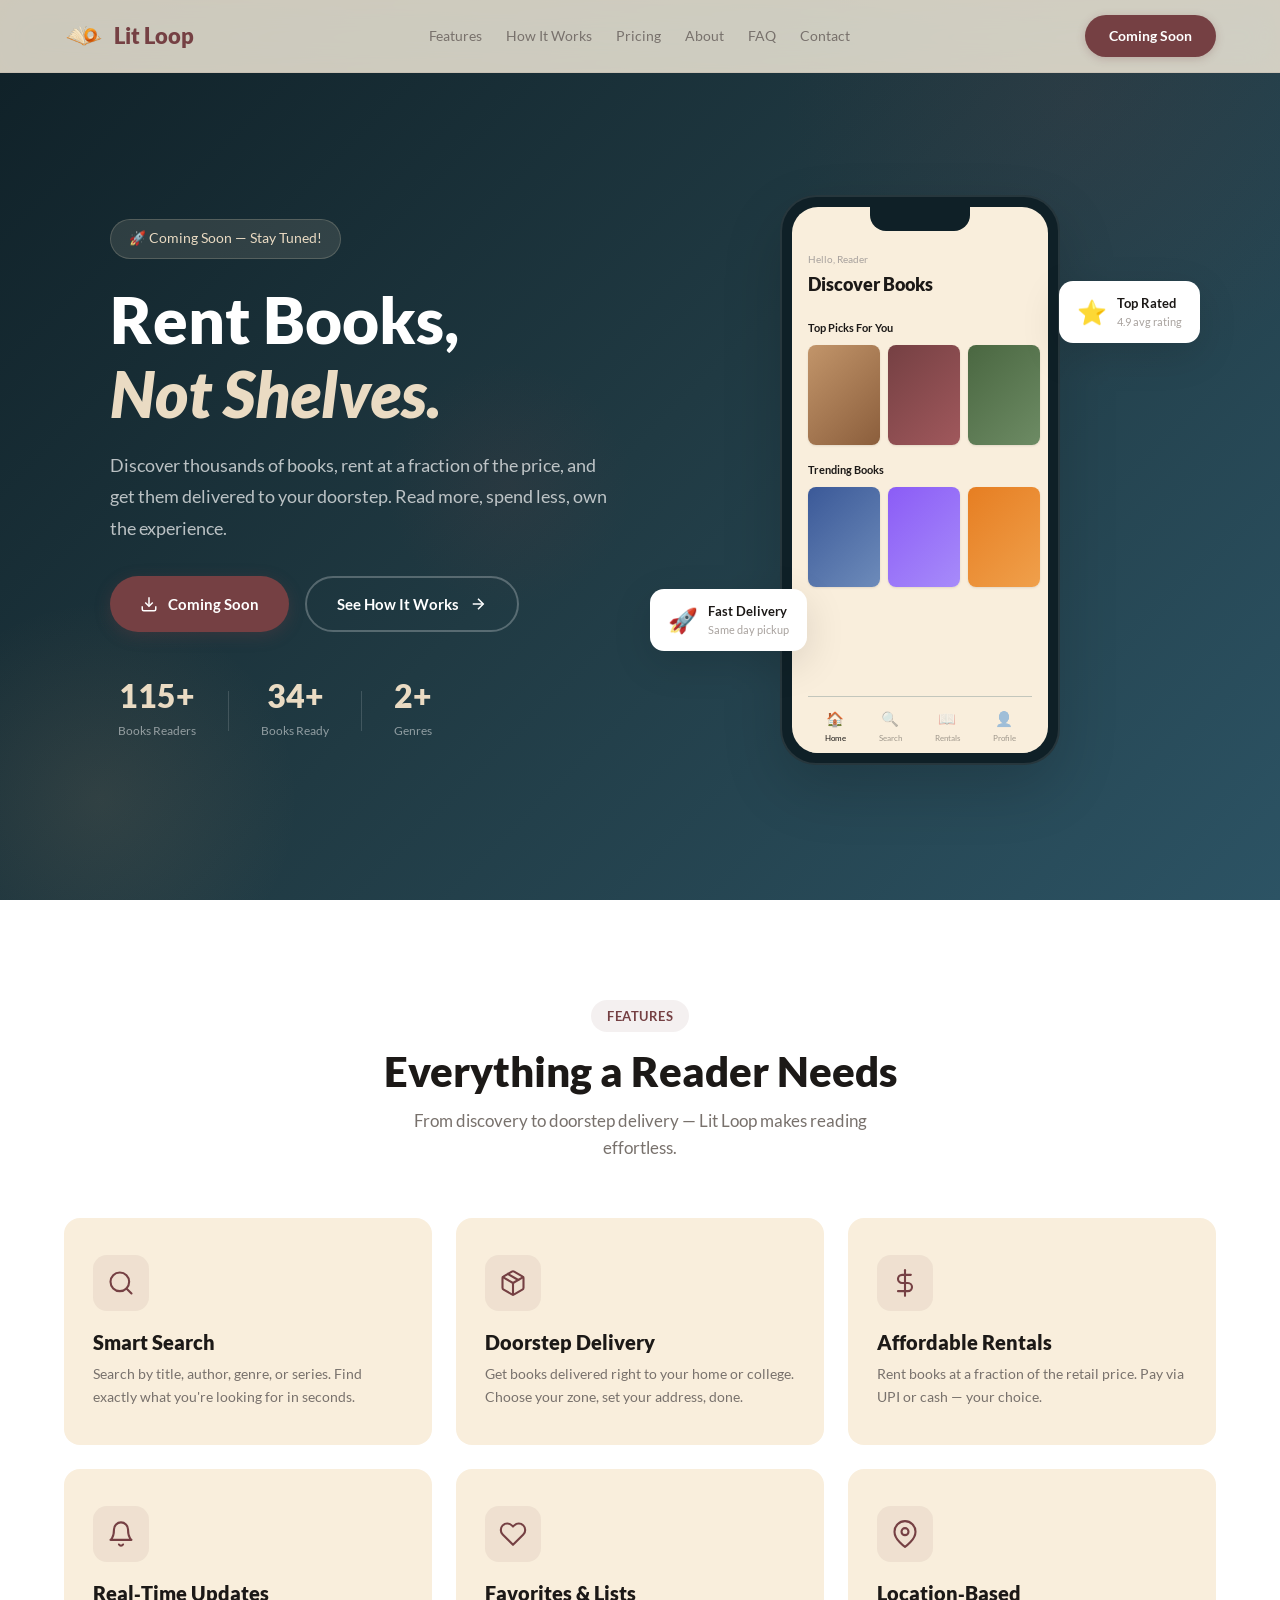
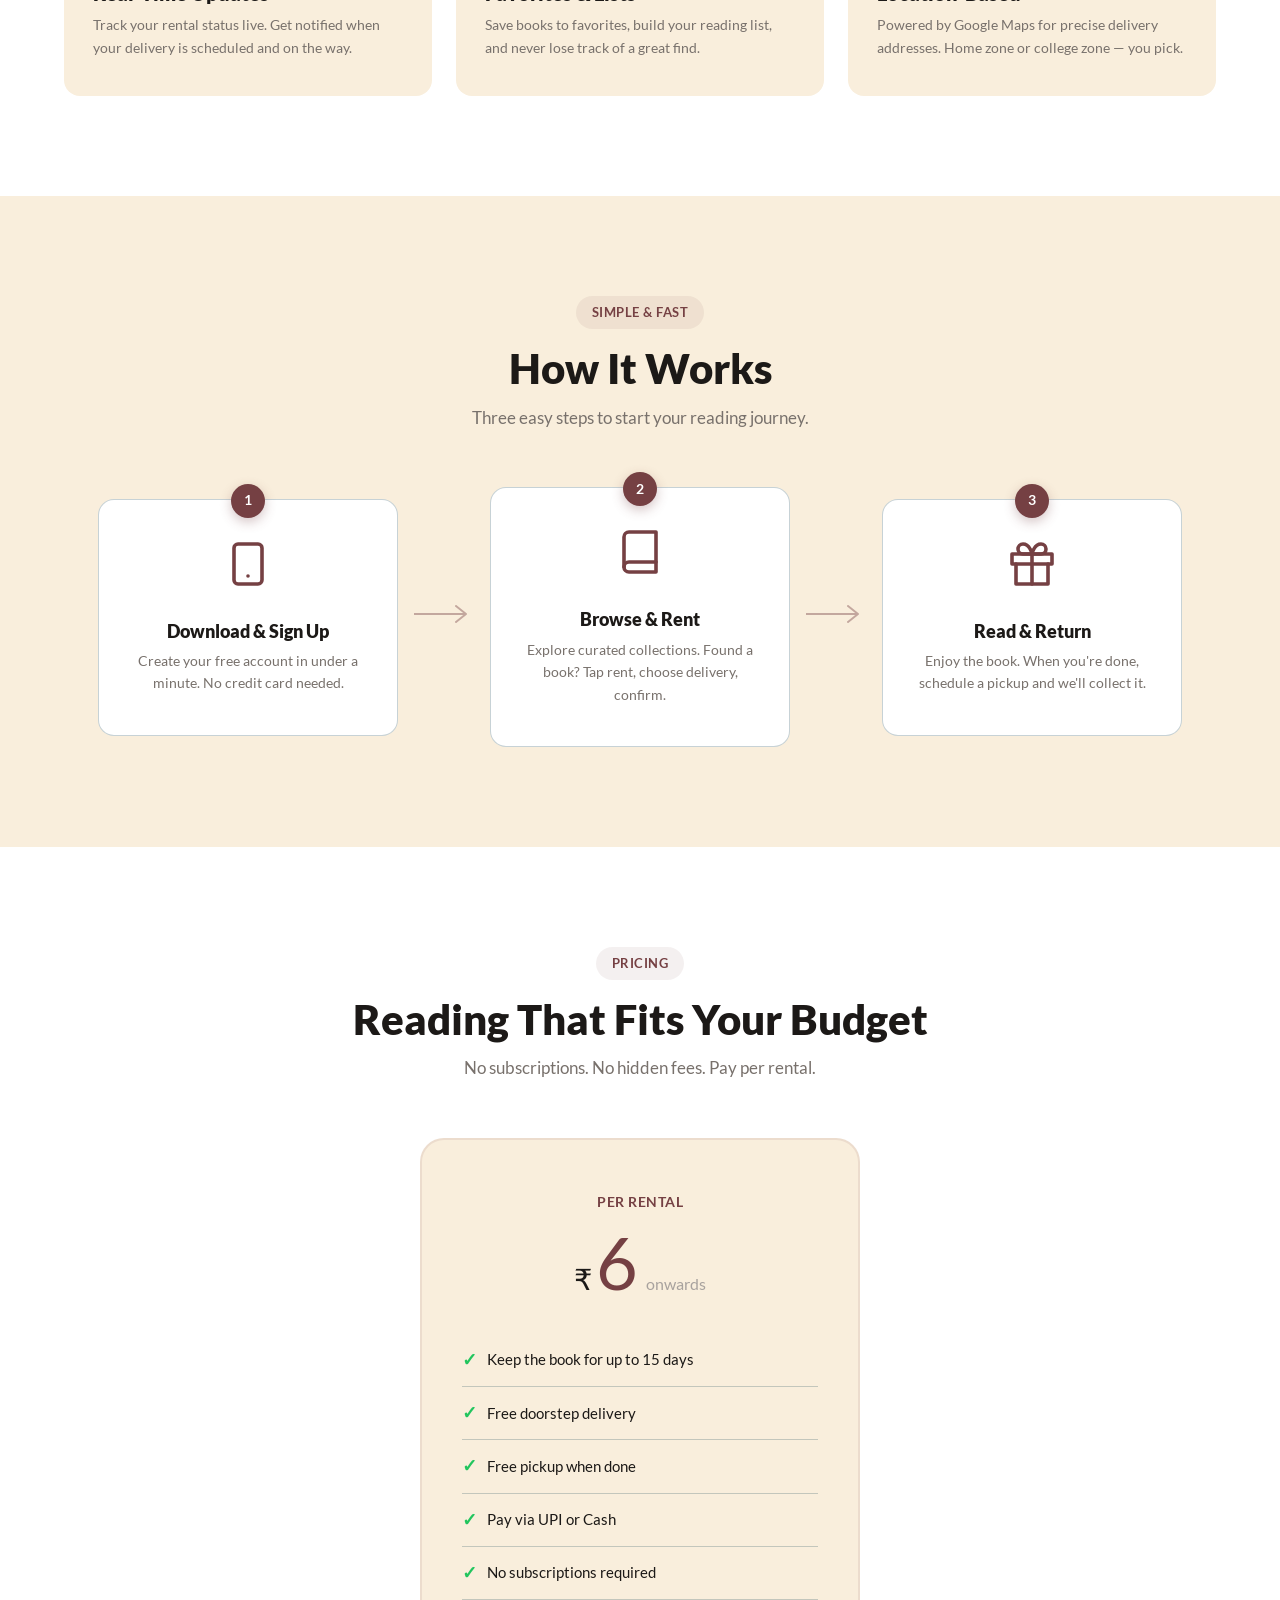
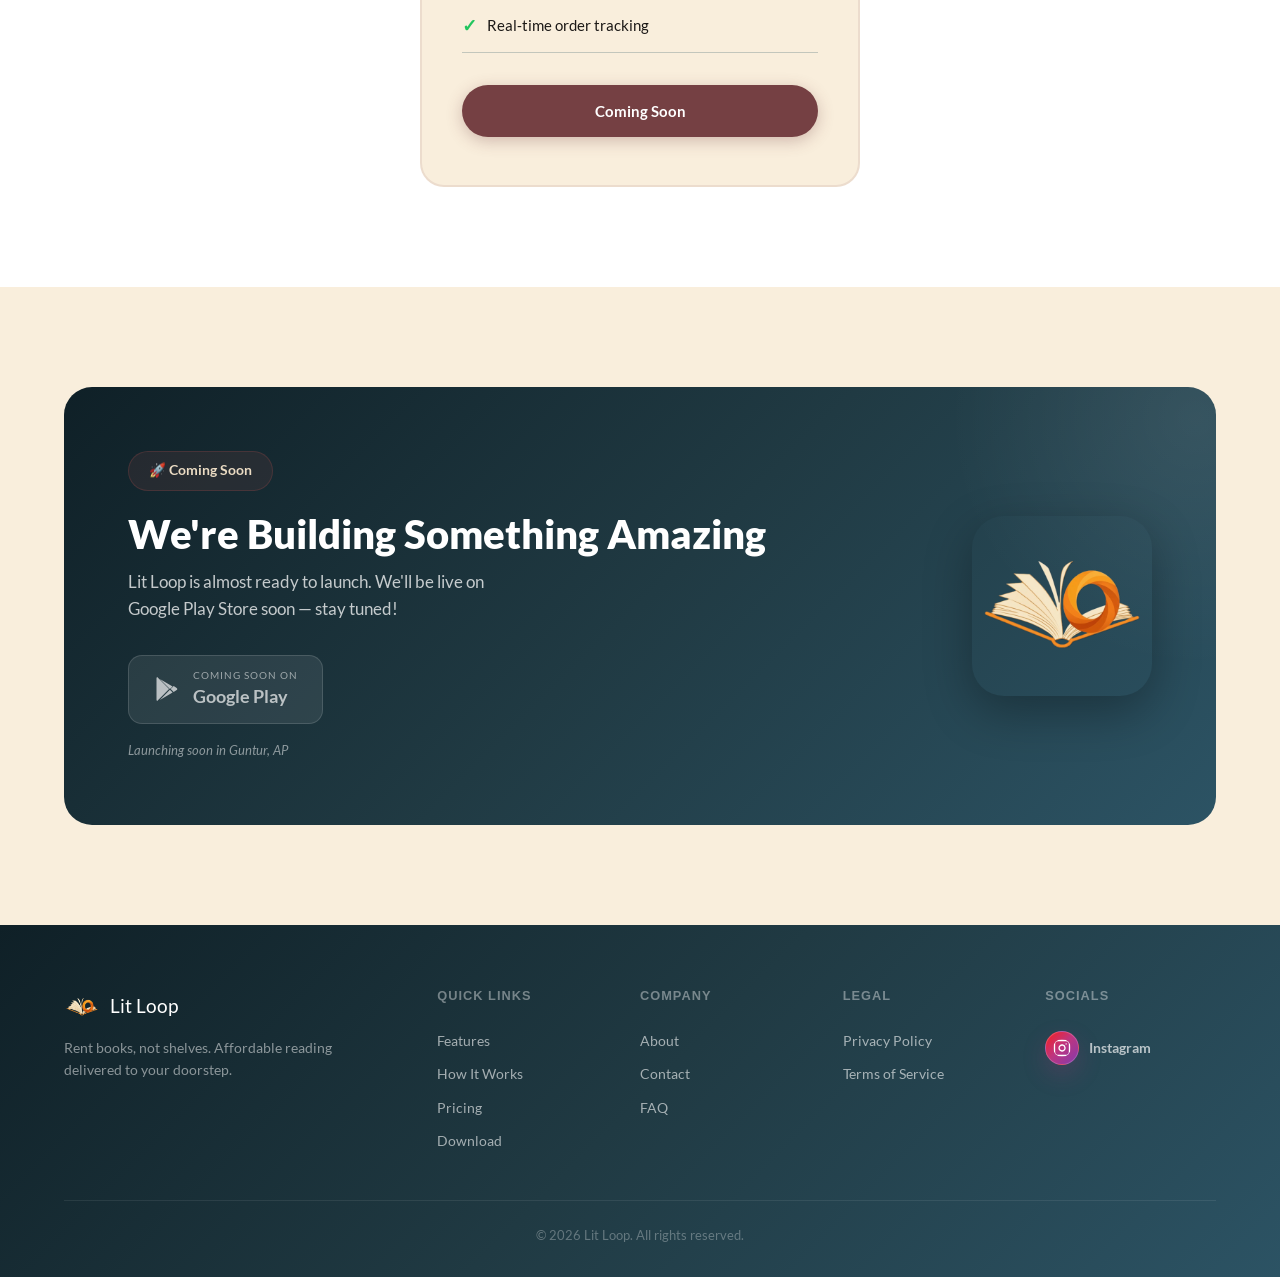
<file: index.html>
<!DOCTYPE html>
<html lang="en">

<head>
    <meta charset="UTF-8">
    <meta name="viewport" content="width=device-width, initial-scale=1.0">
    <title>Lit Loop — Rent Books, Not Shelves</title>
    <meta name="description"
        content="Lit Loop is a modern book rental app. Discover, rent, and enjoy books delivered to your doorstep. Affordable reading, zero clutter.">
    <meta name="keywords"
        content="book rental, rent books, litloop, lit loop, book delivery, reading app, affordable books, rent books online, book rental Guntur, rent books India, book rental app, cheap book rental, books on rent near me, rent textbooks, college book rental, doorstep book delivery, book rental service, read books cheap, borrow books, book subscription alternative">
    <meta name="author" content="Lit Loop">
    <meta name="theme-color" content="#754043">
    <link rel="canonical" href="https://litloop.in/">
    <link rel="sitemap" type="application/xml" href="./sitemap.xml">
    <link rel="icon" type="image/png" href="./assets/icon.png">

    <!-- Open Graph -->
    <meta property="og:title" content="Lit Loop — Rent Books, Not Shelves">
    <meta property="og:description"
        content="Discover, rent, and enjoy books delivered to your doorstep. Affordable reading, zero clutter.">
    <meta property="og:image" content="https://litloop.in/assets/icon.png">
    <meta property="og:image:width" content="512">
    <meta property="og:image:height" content="512">
    <meta property="og:image:type" content="image/png">
    <meta property="og:type" content="website">
    <meta property="og:url" content="https://litloop.in">
    <meta property="og:site_name" content="Lit Loop">
    <meta property="og:locale" content="en_IN">

    <!-- Twitter Card -->
    <meta name="twitter:card" content="summary">
    <meta name="twitter:title" content="Lit Loop — Rent Books, Not Shelves">
    <meta name="twitter:description"
        content="Discover, rent, and enjoy books delivered to your doorstep. Affordable reading, zero clutter.">
    <meta name="twitter:image" content="https://litloop.in/assets/icon.png">

    <link rel="stylesheet" href="./style.css">

    <!-- Structured Data -->
    <script type="application/ld+json">
    {
        "@context": "https://schema.org",
        "@type": "WebSite",
        "name": "Lit Loop",
        "url": "https://litloop.in",
        "description": "Lit Loop is a modern book rental app. Discover, rent, and enjoy books delivered to your doorstep.",
        "potentialAction": {
            "@type": "SearchAction",
            "target": "https://litloop.in/?q={search_term_string}",
            "query-input": "required name=search_term_string"
        }
    }
    </script>
    <script type="application/ld+json">
    {
        "@context": "https://schema.org",
        "@type": "Organization",
        "name": "Lit Loop",
        "url": "https://litloop.in",
        "logo": "https://litloop.in/assets/icon.png",
        "email": "support@litloop.in",
        "telephone": "+919182755664",
        "address": {
            "@type": "PostalAddress",
            "addressLocality": "Guntur",
            "addressRegion": "Andhra Pradesh",
            "addressCountry": "IN"
        }
    }
    </script>
</head>

<body>
    <!-- Navigation -->
    <nav class="navbar" id="navbar">
        <div class="nav-container">
            <a href="#" class="nav-logo">
                <img src="./assets/icon.png" alt="Lit Loop" class="nav-logo-img">
                <span class="nav-logo-text">Lit Loop</span>
            </a>
            <div class="nav-links">
                <a href="#features" class="nav-link">Features</a>
                <a href="#how-it-works" class="nav-link">How It Works</a>
                <a href="#pricing" class="nav-link">Pricing</a>
                <a href="./about.html" class="nav-link">About</a>
                <a href="./faq.html" class="nav-link">FAQ</a>
                <a href="./contact.html" class="nav-link">Contact</a>
            </div>
            <a href="#download" class="nav-cta-btn">Coming Soon</a>
            <button class="nav-mobile-toggle" id="mobileToggle" aria-label="Toggle menu">
                <span></span><span></span><span></span>
            </button>
        </div>
    </nav>

    <!-- Mobile Menu -->
    <div class="mobile-menu" id="mobileMenu">
        <a href="#features" class="mobile-link">Features</a>
        <a href="#how-it-works" class="mobile-link">How It Works</a>
        <a href="#pricing" class="mobile-link">Pricing</a>
        <a href="./about.html" class="mobile-link">About</a>
        <a href="./faq.html" class="mobile-link">FAQ</a>
        <a href="./contact.html" class="mobile-link">Contact</a>
        <a href="#download" class="mobile-link cta">Coming Soon</a>
    </div>

    <!-- Hero Section -->
    <section class="hero" id="hero">
        <div class="hero-bg-shapes">
            <div class="shape shape-1"></div>
            <div class="shape shape-2"></div>
            <div class="shape shape-3"></div>
        </div>
        <div class="hero-container">
            <div class="hero-content">
                <div class="hero-badge">🚀 Coming Soon — Stay Tuned!</div>
                <h1 class="hero-title">
                    Rent Books,<br>
                    <span class="hero-title-accent">Not Shelves.</span>
                </h1>
                <p class="hero-subtitle">
                    Discover thousands of books, rent at a fraction of the price, and get them delivered to your
                    doorstep.
                    Read more, spend less, own the experience.
                </p>
                <div class="hero-actions">
                    <a href="#download" class="btn btn-primary">
                        <svg class="btn-icon" viewBox="0 0 24 24" fill="none" stroke="currentColor" stroke-width="2">
                            <path d="M21 15v4a2 2 0 0 1-2 2H5a2 2 0 0 1-2-2v-4" />
                            <polyline points="7 10 12 15 17 10" />
                            <line x1="12" y1="15" x2="12" y2="3" />
                        </svg>
                        Coming Soon
                    </a>
                    <a href="#how-it-works" class="btn btn-outline">
                        See How It Works
                        <svg class="btn-icon-right" viewBox="0 0 24 24" fill="none" stroke="currentColor"
                            stroke-width="2">
                            <line x1="5" y1="12" x2="19" y2="12" />
                            <polyline points="12 5 19 12 12 19" />
                        </svg>
                    </a>
                </div>
                <div class="hero-stats">
                    <div class="stat">
                        <span class="stat-number" data-count="500">0</span><span class="stat-plus">+</span>
                        <span class="stat-label">Books Readers</span>
                    </div>
                    <div class="stat-divider"></div>
                    <div class="stat">
                        <span class="stat-number" data-count="150">0</span><span class="stat-plus">+</span>
                        <span class="stat-label">Books Ready</span>
                    </div>
                    <div class="stat-divider"></div>
                    <div class="stat">
                        <span class="stat-number" data-count="10">0</span><span class="stat-plus">+</span>
                        <span class="stat-label">Genres</span>
                    </div>
                </div>
            </div>
            <div class="hero-visual">
                <div class="phone-mockup">
                    <div class="phone-frame">
                        <div class="phone-notch"></div>
                        <div class="phone-screen">
                            <div class="mock-header">
                                <span class="mock-greeting">Hello, Reader</span>
                                <span class="mock-title">Discover Books</span>
                            </div>
                            <div class="mock-section">
                                <span class="mock-section-title">Top Picks For You</span>
                                <div class="mock-cards">
                                    <div class="mock-card" style="background: linear-gradient(135deg,#c2956a,#8b5e3c)">
                                    </div>
                                    <div class="mock-card" style="background: linear-gradient(135deg,#754043,#a0585c)">
                                    </div>
                                    <div class="mock-card" style="background: linear-gradient(135deg,#4a6741,#6d8b64)">
                                    </div>
                                </div>
                            </div>
                            <div class="mock-section">
                                <span class="mock-section-title">Trending Books</span>
                                <div class="mock-cards">
                                    <div class="mock-card" style="background: linear-gradient(135deg,#3b5998,#6d8bba)">
                                    </div>
                                    <div class="mock-card" style="background: linear-gradient(135deg,#8b5cf6,#a78bfa)">
                                    </div>
                                    <div class="mock-card" style="background: linear-gradient(135deg,#e67e22,#f0a04b)">
                                    </div>
                                </div>
                            </div>
                            <div class="mock-tab-bar">
                                <div class="mock-tab active">
                                    <div class="mock-tab-icon">🏠</div>
                                    <div class="mock-tab-label">Home</div>
                                </div>
                                <div class="mock-tab">
                                    <div class="mock-tab-icon">🔍</div>
                                    <div class="mock-tab-label">Search</div>
                                </div>
                                <div class="mock-tab">
                                    <div class="mock-tab-icon">📖</div>
                                    <div class="mock-tab-label">Rentals</div>
                                </div>
                                <div class="mock-tab">
                                    <div class="mock-tab-icon">👤</div>
                                    <div class="mock-tab-label">Profile</div>
                                </div>
                            </div>
                        </div>
                    </div>
                </div>
                <div class="floating-card floating-card-1">
                    <span class="floating-emoji">⭐</span>
                    <div>
                        <span class="floating-title">Top Rated</span>
                        <span class="floating-sub">4.9 avg rating</span>
                    </div>
                </div>
                <div class="floating-card floating-card-2">
                    <span class="floating-emoji">🚀</span>
                    <div>
                        <span class="floating-title">Fast Delivery</span>
                        <span class="floating-sub">Same day pickup</span>
                    </div>
                </div>
            </div>
        </div>
    </section>

    <!-- Features Section -->
    <section class="features" id="features">
        <div class="container">
            <div class="section-header">
                <span class="section-tag">Features</span>
                <h2 class="section-title">Everything a Reader Needs</h2>
                <p class="section-subtitle">From discovery to doorstep delivery — Lit Loop makes reading effortless.</p>
            </div>
            <div class="features-grid">
                <div class="feature-card">
                    <div class="feature-icon-wrap">
                        <svg class="feature-icon-svg" viewBox="0 0 24 24" fill="none" stroke="currentColor"
                            stroke-width="1.8" stroke-linecap="round" stroke-linejoin="round">
                            <circle cx="11" cy="11" r="8" />
                            <line x1="21" y1="21" x2="16.65" y2="16.65" />
                        </svg>
                    </div>
                    <h3 class="feature-title">Smart Search</h3>
                    <p class="feature-desc">Search by title, author, genre, or series. Find exactly what you're looking
                        for in seconds.</p>
                </div>
                <div class="feature-card">
                    <div class="feature-icon-wrap">
                        <svg class="feature-icon-svg" viewBox="0 0 24 24" fill="none" stroke="currentColor"
                            stroke-width="1.8" stroke-linecap="round" stroke-linejoin="round">
                            <path
                                d="M16.5 9.4l-9-5.19M21 16V8a2 2 0 00-1-1.73l-7-4a2 2 0 00-2 0l-7 4A2 2 0 003 8v8a2 2 0 001 1.73l7 4a2 2 0 002 0l7-4A2 2 0 0021 16z" />
                            <polyline points="3.27 6.96 12 12.01 20.73 6.96" />
                            <line x1="12" y1="22.08" x2="12" y2="12" />
                        </svg>
                    </div>
                    <h3 class="feature-title">Doorstep Delivery</h3>
                    <p class="feature-desc">Get books delivered right to your home or college. Choose your zone, set
                        your address, done.</p>
                </div>
                <div class="feature-card">
                    <div class="feature-icon-wrap">
                        <svg class="feature-icon-svg" viewBox="0 0 24 24" fill="none" stroke="currentColor"
                            stroke-width="1.8" stroke-linecap="round" stroke-linejoin="round">
                            <line x1="12" y1="1" x2="12" y2="23" />
                            <path d="M17 5H9.5a3.5 3.5 0 000 7h5a3.5 3.5 0 010 7H6" />
                        </svg>
                    </div>
                    <h3 class="feature-title">Affordable Rentals</h3>
                    <p class="feature-desc">Rent books at a fraction of the retail price. Pay via UPI or cash — your
                        choice.</p>
                </div>
                <div class="feature-card">
                    <div class="feature-icon-wrap">
                        <svg class="feature-icon-svg" viewBox="0 0 24 24" fill="none" stroke="currentColor"
                            stroke-width="1.8" stroke-linecap="round" stroke-linejoin="round">
                            <path d="M18 8A6 6 0 006 8c0 7-3 9-3 9h18s-3-2-3-9" />
                            <path d="M13.73 21a2 2 0 01-3.46 0" />
                        </svg>
                    </div>
                    <h3 class="feature-title">Real‑Time Updates</h3>
                    <p class="feature-desc">Track your rental status live. Get notified when your delivery is scheduled
                        and on the way.</p>
                </div>
                <div class="feature-card">
                    <div class="feature-icon-wrap">
                        <svg class="feature-icon-svg" viewBox="0 0 24 24" fill="none" stroke="currentColor"
                            stroke-width="1.8" stroke-linecap="round" stroke-linejoin="round">
                            <path
                                d="M20.84 4.61a5.5 5.5 0 00-7.78 0L12 5.67l-1.06-1.06a5.5 5.5 0 00-7.78 7.78l1.06 1.06L12 21.23l7.78-7.78 1.06-1.06a5.5 5.5 0 000-7.78z" />
                        </svg>
                    </div>
                    <h3 class="feature-title">Favorites & Lists</h3>
                    <p class="feature-desc">Save books to favorites, build your reading list, and never lose track of a
                        great find.</p>
                </div>
                <div class="feature-card">
                    <div class="feature-icon-wrap">
                        <svg class="feature-icon-svg" viewBox="0 0 24 24" fill="none" stroke="currentColor"
                            stroke-width="1.8" stroke-linecap="round" stroke-linejoin="round">
                            <path d="M21 10c0 7-9 13-9 13s-9-6-9-13a9 9 0 0118 0z" />
                            <circle cx="12" cy="10" r="3" />
                        </svg>
                    </div>
                    <h3 class="feature-title">Location‑Based</h3>
                    <p class="feature-desc">Powered by Google Maps for precise delivery addresses. Home zone or college
                        zone — you pick.</p>
                </div>
            </div>
        </div>
    </section>

    <!-- How It Works Section -->
    <section class="how-it-works" id="how-it-works">
        <div class="container">
            <div class="section-header">
                <span class="section-tag">Simple &amp; Fast</span>
                <h2 class="section-title">How It Works</h2>
                <p class="section-subtitle">Three easy steps to start your reading journey.</p>
            </div>
            <div class="steps-row">
                <div class="step-card">
                    <div class="step-number">1</div>
                    <div class="step-icon"><svg class="step-icon-svg" viewBox="0 0 24 24" fill="none"
                            stroke="currentColor" stroke-width="1.8" stroke-linecap="round" stroke-linejoin="round">
                            <rect x="5" y="2" width="14" height="20" rx="2" ry="2" />
                            <line x1="12" y1="18" x2="12.01" y2="18" />
                        </svg></div>
                    <h3 class="step-title">Download & Sign Up</h3>
                    <p class="step-desc">Create your free account in under a minute. No credit card needed.</p>
                </div>
                <div class="step-connector">
                    <svg viewBox="0 0 60 24" fill="none">
                        <path d="M0 12h50M42 4l10 8-10 8" stroke="#754043" stroke-width="2" stroke-linecap="round"
                            stroke-linejoin="round" />
                    </svg>
                </div>
                <div class="step-card">
                    <div class="step-number">2</div>
                    <div class="step-icon"><svg class="step-icon-svg" viewBox="0 0 24 24" fill="none"
                            stroke="currentColor" stroke-width="1.8" stroke-linecap="round" stroke-linejoin="round">
                            <path d="M4 19.5A2.5 2.5 0 016.5 17H20" />
                            <path d="M6.5 2H20v20H6.5A2.5 2.5 0 014 19.5v-15A2.5 2.5 0 016.5 2z" />
                        </svg></div>
                    <h3 class="step-title">Browse & Rent</h3>
                    <p class="step-desc">Explore curated collections. Found a book? Tap rent, choose delivery, confirm.
                    </p>
                </div>
                <div class="step-connector">
                    <svg viewBox="0 0 60 24" fill="none">
                        <path d="M0 12h50M42 4l10 8-10 8" stroke="#754043" stroke-width="2" stroke-linecap="round"
                            stroke-linejoin="round" />
                    </svg>
                </div>
                <div class="step-card">
                    <div class="step-number">3</div>
                    <div class="step-icon"><svg class="step-icon-svg" viewBox="0 0 24 24" fill="none"
                            stroke="currentColor" stroke-width="1.8" stroke-linecap="round" stroke-linejoin="round">
                            <polyline points="20 12 20 22 4 22 4 12" />
                            <rect x="2" y="7" width="20" height="5" />
                            <line x1="12" y1="22" x2="12" y2="7" />
                            <path d="M12 7H7.5a2.5 2.5 0 010-5C11 2 12 7 12 7z" />
                            <path d="M12 7h4.5a2.5 2.5 0 000-5C13 2 12 7 12 7z" />
                        </svg></div>
                    <h3 class="step-title">Read & Return</h3>
                    <p class="step-desc">Enjoy the book. When you're done, schedule a pickup and we'll collect it.</p>
                </div>
            </div>
        </div>
    </section>

    <!-- Pricing / Value Prop -->
    <section class="pricing" id="pricing">
        <div class="container">
            <div class="section-header">
                <span class="section-tag">Pricing</span>
                <h2 class="section-title">Reading That Fits Your Budget</h2>
                <p class="section-subtitle">No subscriptions. No hidden fees. Pay per rental.</p>
            </div>
            <div class="pricing-card-wrapper">
                <div class="pricing-card">
                    <div class="pricing-header">
                        <span class="pricing-label">Per Rental</span>
                        <div class="pricing-amount">
                            <span class="pricing-rupee">₹</span>
                            <span class="pricing-value">6</span>
                            <span class="pricing-period">onwards</span>
                        </div>
                    </div>
                    <ul class="pricing-features">
                        <li><span class="check">✓</span> Keep the book for up to 15 days</li>
                        <li><span class="check">✓</span> Free doorstep delivery</li>
                        <li><span class="check">✓</span> Free pickup when done</li>
                        <li><span class="check">✓</span> Pay via UPI or Cash</li>
                        <li><span class="check">✓</span> No subscriptions required</li>
                        <li><span class="check">✓</span> Real‑time order tracking</li>
                    </ul>
                    <a href="#download" class="btn btn-primary btn-full">Coming Soon</a>
                </div>
            </div>
        </div>
    </section>

    <!-- Download CTA Section -->
    <section class="download" id="download">
        <div class="container">
            <div class="download-card">
                <div class="download-content">
                    <div class="coming-soon-badge">🚀 Coming Soon</div>
                    <h2 class="download-title">We're Building Something Amazing</h2>
                    <p class="download-subtitle">Lit Loop is almost ready to launch. We'll be live on Google Play Store
                        soon — stay tuned!</p>
                    <div class="download-buttons">
                        <div class="store-badge store-badge-disabled" aria-label="Coming soon on Google Play">
                            <svg class="store-icon" xmlns="http://www.w3.org/2000/svg" viewBox="0 0 24 24"
                                fill="currentColor">
                                <path
                                    d="M3.609 1.814L13.792 12 3.61 22.186a.996.996 0 0 1-.61-.92V2.734a1 1 0 0 1 .609-.92zm10.89 10.893l2.302 2.302-10.937 6.333 8.635-8.635zm3.199-3.199l2.302 1.33c.536.309.843.78.843 1.162 0 .382-.307.853-.843 1.162l-2.302 1.33-2.53-2.53 2.53-2.454zM5.864 3.457L16.801 9.79l-2.302 2.302-8.635-8.635z" />
                            </svg>
                            <div>
                                <span class="store-small">COMING SOON ON</span>
                                <span class="store-name">Google Play</span>
                            </div>
                        </div>
                    </div>
                    <p class="download-note">Launching soon in Guntur, AP</p>
                </div>
                <div class="download-visual">
                    <img src="./assets/icon.png" alt="Lit Loop App" class="download-logo">
                </div>
            </div>
        </div>
    </section>

    <!-- Footer -->
    <footer class="footer" id="contact">
        <div class="container">
            <div class="footer-grid">
                <div class="footer-brand">
                    <div class="footer-logo">
                        <img src="./assets/icon.png" alt="Lit Loop" class="footer-logo-img">
                        <span class="footer-logo-text">Lit Loop</span>
                    </div>
                    <p class="footer-tagline">Rent books, not shelves. Affordable reading delivered to your doorstep.
                    </p>
                </div>
                <div class="footer-col">
                    <h4 class="footer-heading">Quick Links</h4>
                    <a href="#features" class="footer-link">Features</a>
                    <a href="#how-it-works" class="footer-link">How It Works</a>
                    <a href="#pricing" class="footer-link">Pricing</a>
                    <a href="#download" class="footer-link">Download</a>
                </div>
                <div class="footer-col">
                    <h4 class="footer-heading">Company</h4>
                    <a href="./about.html" class="footer-link">About</a>
                    <a href="./contact.html" class="footer-link">Contact</a>
                    <a href="./faq.html" class="footer-link">FAQ</a>
                </div>
                <div class="footer-col">
                    <h4 class="footer-heading">Legal</h4>
                    <a href="./privacy-policy.html" class="footer-link">Privacy Policy</a>
                    <a href="./terms-of-service.html" class="footer-link">Terms of Service</a>
                </div>
                <div class="footer-col">
                    <h4 class="footer-heading">Socials</h4>
                    <div class="footer-socials" aria-label="Social links">
                        <a href="https://www.instagram.com/_its.lit_loop/" class="footer-social-link" target="_blank"
                            rel="noopener noreferrer" aria-label="Follow Lit Loop on Instagram">
                            <svg viewBox="0 0 24 24" fill="none" stroke="currentColor" stroke-width="1.8"
                                stroke-linecap="round" stroke-linejoin="round" aria-hidden="true">
                                <rect x="2" y="2" width="20" height="20" rx="5" ry="5" />
                                <path d="M16 11.37A4 4 0 1 1 12.63 8 4 4 0 0 1 16 11.37z" />
                                <line x1="17.5" y1="6.5" x2="17.51" y2="6.5" />
                            </svg>
                            <span>Instagram</span>
                        </a>
                    </div>
                </div>
            </div>
            <div class="footer-bottom">
                <p>&copy; 2026 Lit Loop. All rights reserved.</p>
            </div>
        </div>
    </footer>

    <script src="./script.js"></script>
</body>

</html>
</file>
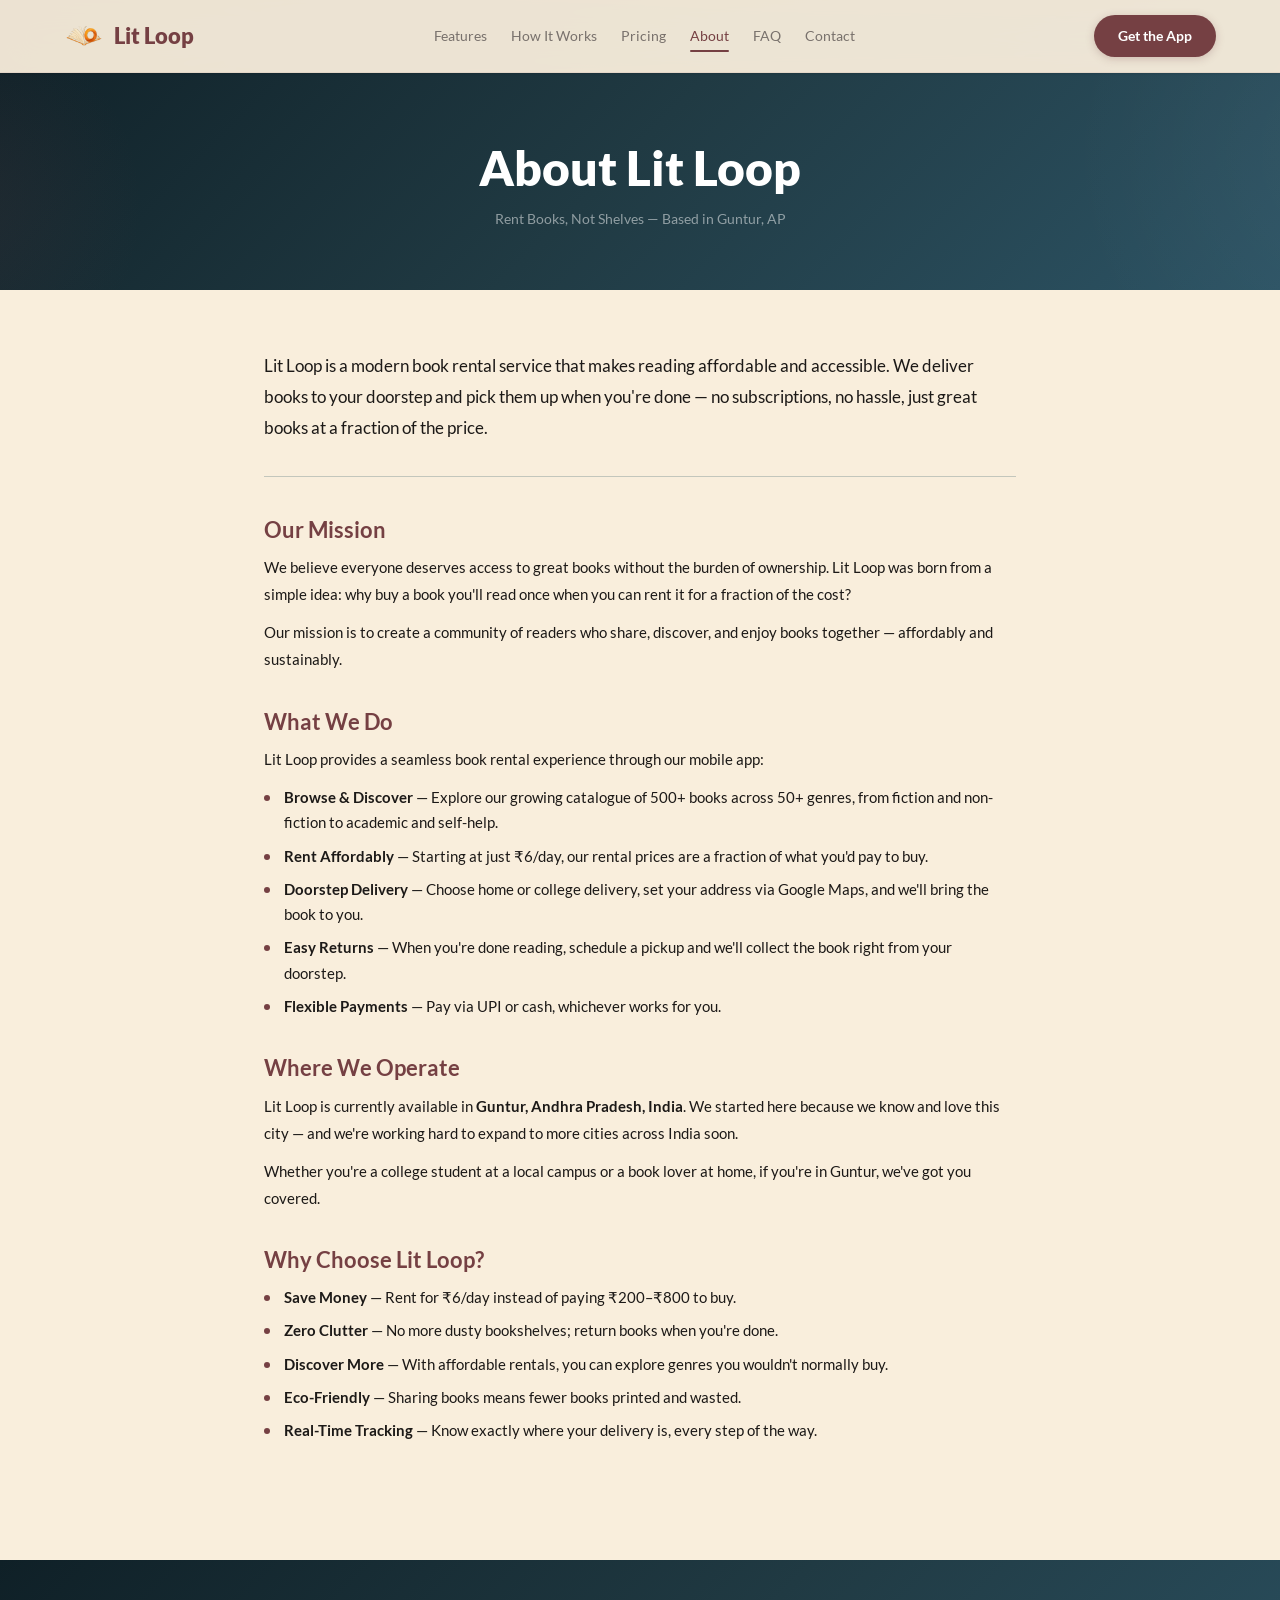
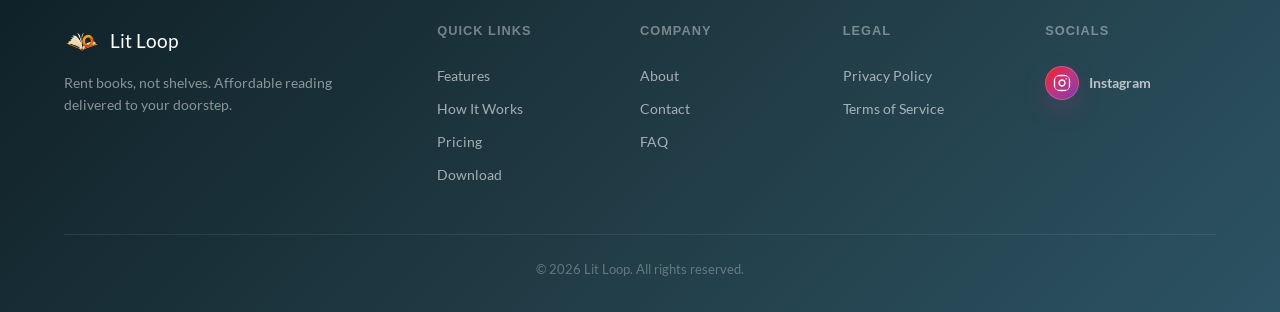
<file: about.html>
<!DOCTYPE html>
<html lang="en">

<head>
    <meta charset="UTF-8">
    <meta name="viewport" content="width=device-width, initial-scale=1.0">
    <title>About — Lit Loop | Book Rental Service in Guntur</title>
    <meta name="description"
        content="Learn about Lit Loop — a modern book rental service based in Guntur, Andhra Pradesh. Rent books at affordable prices with doorstep delivery.">
    <meta name="keywords"
        content="about litloop, book rental Guntur, rent books India, litloop story, affordable books">
    <meta name="author" content="Lit Loop">
    <meta name="theme-color" content="#0F2027">
    <link rel="canonical" href="https://litloop.in/about.html">
    <link rel="icon" type="image/png" href="./assets/icon.png">

    <!-- Open Graph -->
    <meta property="og:title" content="About — Lit Loop | Book Rental Service">
    <meta property="og:description"
        content="Discover how Lit Loop is making reading affordable and accessible in Guntur, AP. Rent books, not shelves.">
    <meta property="og:image" content="https://litloop.in/assets/icon.png">
    <meta property="og:type" content="website">
    <meta property="og:url" content="https://litloop.in/about.html">
    <meta property="og:site_name" content="Lit Loop">
    <meta property="og:image:width" content="512">
    <meta property="og:image:height" content="512">
    <meta property="og:locale" content="en_IN">

    <!-- Twitter Card -->
    <meta name="twitter:card" content="summary">
    <meta name="twitter:title" content="About — Lit Loop | Book Rental Service">
    <meta name="twitter:description"
        content="Discover how Lit Loop is making reading affordable and accessible in Guntur, AP.">
    <meta name="twitter:image" content="https://litloop.in/assets/icon.png">

    <!-- Fonts -->
    <link rel="stylesheet" href="./style.css">
    <link rel="stylesheet" href="./legal.css">

    <!-- Structured Data -->
    <script type="application/ld+json">
    {
        "@context": "https://schema.org",
        "@type": "Organization",
        "name": "Lit Loop",
        "url": "https://litloop.in",
        "logo": "https://litloop.in/assets/icon.png",
        "description": "Lit Loop is a modern book rental service based in Guntur, Andhra Pradesh. Rent books at affordable prices with doorstep delivery.",
        "email": "support@litloop.in",
        "telephone": "+919182755664",
        "address": {
            "@type": "PostalAddress",
            "addressLocality": "Guntur",
            "addressRegion": "Andhra Pradesh",
            "addressCountry": "IN"
        },
        "sameAs": []
    }
    </script>
</head>

<body class="legal-page">
    <!-- Navigation -->
    <nav class="navbar scrolled">
        <div class="nav-container">
            <a href="./index.html" class="nav-logo">
                <img src="./assets/icon.png" alt="Lit Loop" class="nav-logo-img">
                <span class="nav-logo-text">Lit Loop</span>
            </a>
            <div class="nav-links">
                <a href="./index.html#features" class="nav-link">Features</a>
                <a href="./index.html#how-it-works" class="nav-link">How It Works</a>
                <a href="./index.html#pricing" class="nav-link">Pricing</a>
                <a href="./about.html" class="nav-link active" aria-current="page">About</a>
                <a href="./faq.html" class="nav-link">FAQ</a>
                <a href="./contact.html" class="nav-link">Contact</a>
            </div>
            <a href="./index.html#download" class="nav-cta-btn">Get the App</a>
            <button class="nav-mobile-toggle" id="mobileToggle" aria-label="Toggle menu">
                <span></span><span></span><span></span>
            </button>
        </div>
    </nav>

    <!-- Mobile Menu -->
    <div class="mobile-menu" id="mobileMenu">
        <a href="./index.html#features" class="mobile-link">Features</a>
        <a href="./index.html#how-it-works" class="mobile-link">How It Works</a>
        <a href="./index.html#pricing" class="mobile-link">Pricing</a>
        <a href="./about.html" class="mobile-link active" aria-current="page">About</a>
        <a href="./faq.html" class="mobile-link">FAQ</a>
        <a href="./contact.html" class="mobile-link">Contact</a>
        <a href="./index.html#download" class="mobile-link cta">Get the App</a>
    </div>

    <!-- Hero Header -->
    <section class="legal-hero">
        <div class="container">
            <h1 class="legal-title">About Lit Loop</h1>
            <p class="legal-updated">Rent Books, Not Shelves — Based in Guntur, AP</p>
        </div>
    </section>

    <!-- Content -->
    <section class="legal-content">
        <div class="container legal-container">
            <p class="legal-intro">
                Lit Loop is a modern book rental service that makes reading affordable and accessible. We deliver books
                to your doorstep and pick them up when you're done — no subscriptions, no hassle, just great books at
                a fraction of the price.
            </p>

            <div class="legal-section">
                <h2>Our Mission</h2>
                <p>We believe everyone deserves access to great books without the burden of ownership. Lit Loop was born
                    from a simple idea: why buy a book you'll read once when you can rent it for a fraction of the cost?
                </p>
                <p>Our mission is to create a community of readers who share, discover, and enjoy books together —
                    affordably and sustainably.</p>
            </div>

            <div class="legal-section">
                <h2>What We Do</h2>
                <p>Lit Loop provides a seamless book rental experience through our mobile app:</p>
                <ul>
                    <li><strong>Browse & Discover</strong> — Explore our growing catalogue of 500+ books across 50+
                        genres, from fiction and non-fiction to academic and self-help.</li>
                    <li><strong>Rent Affordably</strong> — Starting at just ₹6/day, our rental prices are a fraction of
                        what you'd pay to buy.</li>
                    <li><strong>Doorstep Delivery</strong> — Choose home or college delivery, set your address via
                        Google
                        Maps, and we'll bring the book to you.</li>
                    <li><strong>Easy Returns</strong> — When you're done reading, schedule a pickup and we'll collect
                        the
                        book right from your doorstep.</li>
                    <li><strong>Flexible Payments</strong> — Pay via UPI or cash, whichever works for you.</li>
                </ul>
            </div>

            <div class="legal-section">
                <h2>Where We Operate</h2>
                <p>Lit Loop is currently available in <strong>Guntur, Andhra Pradesh, India</strong>. We started here
                    because we know and love this city — and we're working hard to expand to more cities across India
                    soon.</p>
                <p>Whether you're a college student at a local campus or a book lover at home, if you're in Guntur,
                    we've got you covered.</p>
            </div>

            <div class="legal-section">
                <h2>Why Choose Lit Loop?</h2>
                <ul>
                    <li><strong>Save Money</strong> — Rent for ₹6/day instead of paying ₹200–₹800 to buy.</li>
                    <li><strong>Zero Clutter</strong> — No more dusty bookshelves; return books when you're done.</li>
                    <li><strong>Discover More</strong> — With affordable rentals, you can explore genres you wouldn't
                        normally buy.</li>
                    <li><strong>Eco-Friendly</strong> — Sharing books means fewer books printed and wasted.</li>
                    <li><strong>Real-Time Tracking</strong> — Know exactly where your delivery is, every step of the
                        way.</li>
            </div>
        </div>
    </section>

    <!-- Footer -->
    <footer class="footer">
        <div class="container">
            <div class="footer-grid">
                <div class="footer-brand">
                    <div class="footer-logo">
                        <img src="./assets/icon.png" alt="Lit Loop" class="footer-logo-img">
                        <span class="footer-logo-text">Lit Loop</span>
                    </div>
                    <p class="footer-tagline">Rent books, not shelves. Affordable reading delivered to your doorstep.
                    </p>
                </div>
                <div class="footer-col">
                    <h4 class="footer-heading">Quick Links</h4>
                    <a href="./index.html#features" class="footer-link">Features</a>
                    <a href="./index.html#how-it-works" class="footer-link">How It Works</a>
                    <a href="./index.html#pricing" class="footer-link">Pricing</a>
                    <a href="./index.html#download" class="footer-link">Download</a>
                </div>
                <div class="footer-col">
                    <h4 class="footer-heading">Company</h4>
                    <a href="./about.html" class="footer-link">About</a>
                    <a href="./contact.html" class="footer-link">Contact</a>
                    <a href="./faq.html" class="footer-link">FAQ</a>
                </div>
                <div class="footer-col">
                    <h4 class="footer-heading">Legal</h4>
                    <a href="./privacy-policy.html" class="footer-link">Privacy Policy</a>
                    <a href="./terms-of-service.html" class="footer-link">Terms of Service</a>
                </div>
                <div class="footer-col">
                    <h4 class="footer-heading">Socials</h4>
                    <div class="footer-socials" aria-label="Social links">
                        <a href="https://www.instagram.com/_its.lit_loop/" class="footer-social-link" target="_blank"
                            rel="noopener noreferrer" aria-label="Follow Lit Loop on Instagram">
                            <svg viewBox="0 0 24 24" fill="none" stroke="currentColor" stroke-width="1.8"
                                stroke-linecap="round" stroke-linejoin="round" aria-hidden="true">
                                <rect x="2" y="2" width="20" height="20" rx="5" ry="5" />
                                <path d="M16 11.37A4 4 0 1 1 12.63 8 4 4 0 0 1 16 11.37z" />
                                <line x1="17.5" y1="6.5" x2="17.51" y2="6.5" />
                            </svg>
                            <span>Instagram</span>
                        </a>
                    </div>
                </div>
            </div>
            <div class="footer-bottom">
                <p>&copy; 2026 Lit Loop. All rights reserved.</p>
            </div>
        </div>
    </footer>

    <script src="./script.js"></script>
</body>

</html>
</file>
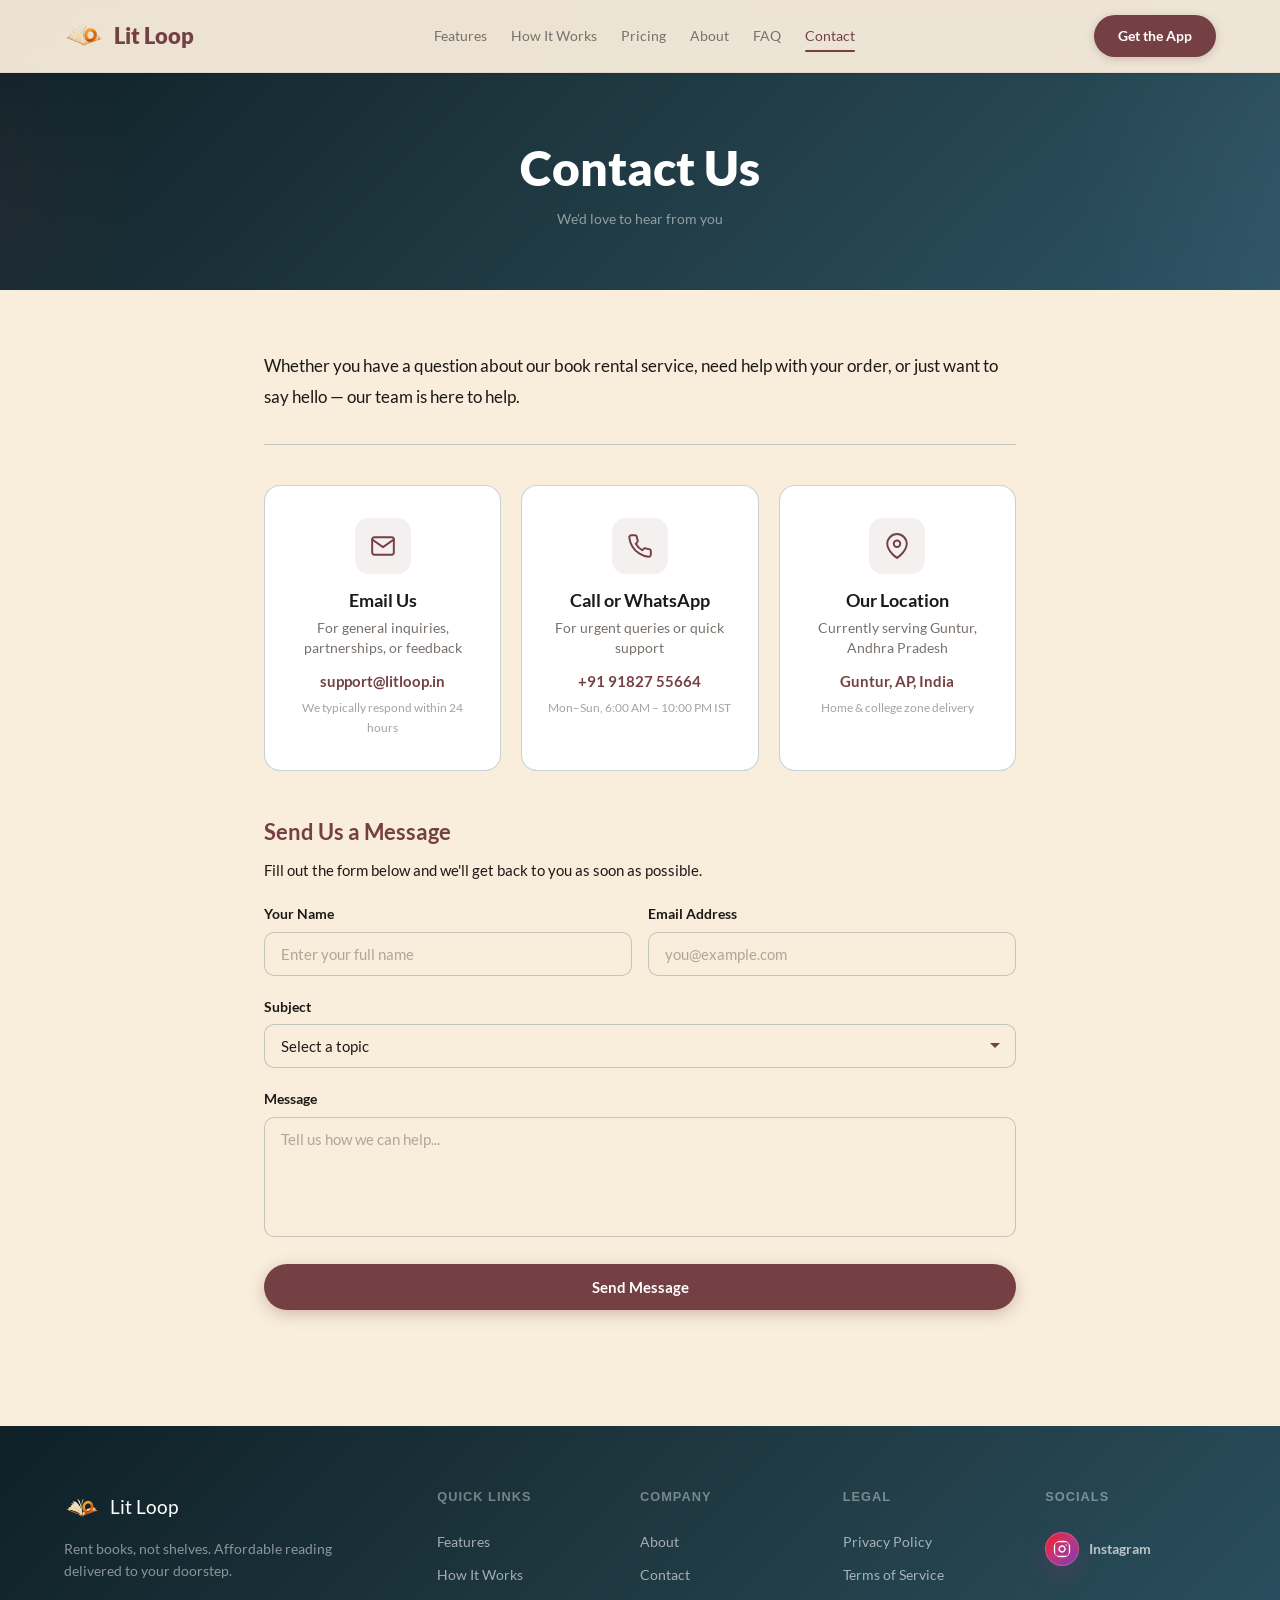
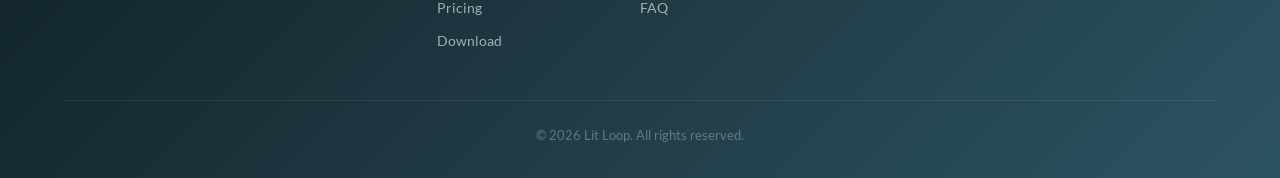
<file: contact.html>
<!DOCTYPE html>
<html lang="en">

<head>
    <meta charset="UTF-8">
    <meta name="viewport" content="width=device-width, initial-scale=1.0">
    <title>Contact Us — Lit Loop | Get In Touch</title>
    <meta name="description"
        content="Get in touch with Lit Loop — book rental service in Guntur, AP. Reach us via email, phone, or our contact form.">
    <meta name="keywords" content="contact litloop, litloop support, book rental support, litloop email, litloop phone">
    <meta name="author" content="Lit Loop">
    <meta name="theme-color" content="#0F2027">
    <link rel="canonical" href="https://litloop.in/contact.html">
    <link rel="icon" type="image/png" href="./assets/icon.png">

    <!-- Open Graph -->
    <meta property="og:title" content="Contact Us — Lit Loop">
    <meta property="og:description" content="Have questions about book rentals? Get in touch with the Lit Loop team.">
    <meta property="og:image" content="https://litloop.in/assets/icon.png">
    <meta property="og:type" content="website">
    <meta property="og:url" content="https://litloop.in/contact.html">
    <meta property="og:site_name" content="Lit Loop">
    <meta property="og:image:width" content="512">
    <meta property="og:image:height" content="512">
    <meta property="og:locale" content="en_IN">

    <!-- Twitter Card -->
    <meta name="twitter:card" content="summary">
    <meta name="twitter:title" content="Contact Us — Lit Loop">
    <meta name="twitter:description" content="Have questions about book rentals? Get in touch with the Lit Loop team.">
    <meta name="twitter:image" content="https://litloop.in/assets/icon.png">

    <!-- Fonts -->
    <link rel="stylesheet" href="./style.css">
    <link rel="stylesheet" href="./legal.css">

    <!-- Structured Data -->
    <script type="application/ld+json">
    {
        "@context": "https://schema.org",
        "@type": "LocalBusiness",
        "name": "Lit Loop",
        "url": "https://litloop.in",
        "logo": "https://litloop.in/assets/icon.png",
        "description": "Affordable book rental service with doorstep delivery in Guntur, Andhra Pradesh.",
        "email": "support@litloop.in",
        "telephone": "+919182755664",
        "address": {
            "@type": "PostalAddress",
            "addressLocality": "Guntur",
            "addressRegion": "Andhra Pradesh",
            "addressCountry": "IN"
        },
        "priceRange": "₹6 onwards",
        "openingHours": "Mo-Su 06:00-22:00"
    }
    </script>
</head>

<body class="legal-page">
    <!-- Navigation -->
    <nav class="navbar scrolled">
        <div class="nav-container">
            <a href="./index.html" class="nav-logo">
                <img src="./assets/icon.png" alt="Lit Loop" class="nav-logo-img">
                <span class="nav-logo-text">Lit Loop</span>
            </a>
            <div class="nav-links">
                <a href="./index.html#features" class="nav-link">Features</a>
                <a href="./index.html#how-it-works" class="nav-link">How It Works</a>
                <a href="./index.html#pricing" class="nav-link">Pricing</a>
                <a href="./about.html" class="nav-link">About</a>
                <a href="./faq.html" class="nav-link">FAQ</a>
                <a href="./contact.html" class="nav-link active" aria-current="page">Contact</a>
            </div>
            <a href="./index.html#download" class="nav-cta-btn">Get the App</a>
            <button class="nav-mobile-toggle" id="mobileToggle" aria-label="Toggle menu">
                <span></span><span></span><span></span>
            </button>
        </div>
    </nav>

    <!-- Mobile Menu -->
    <div class="mobile-menu" id="mobileMenu">
        <a href="./index.html#features" class="mobile-link">Features</a>
        <a href="./index.html#how-it-works" class="mobile-link">How It Works</a>
        <a href="./index.html#pricing" class="mobile-link">Pricing</a>
        <a href="./about.html" class="mobile-link">About</a>
        <a href="./faq.html" class="mobile-link">FAQ</a>
        <a href="./contact.html" class="mobile-link active" aria-current="page">Contact</a>
        <a href="./index.html#download" class="mobile-link cta">Get the App</a>
    </div>

    <!-- Hero Header -->
    <section class="legal-hero">
        <div class="container">
            <h1 class="legal-title">Contact Us</h1>
            <p class="legal-updated">We'd love to hear from you</p>
        </div>
    </section>

    <!-- Content -->
    <section class="legal-content">
        <div class="container legal-container">
            <p class="legal-intro">
                Whether you have a question about our book rental service, need help with your order, or just want to
                say hello — our team is here to help.
            </p>

            <!-- Contact Cards -->
            <div class="contact-cards">
                <div class="contact-card">
                    <div class="contact-card-icon">
                        <svg viewBox="0 0 24 24" fill="none" stroke="currentColor" stroke-width="1.8"
                            stroke-linecap="round" stroke-linejoin="round">
                            <path d="M4 4h16c1.1 0 2 .9 2 2v12c0 1.1-.9 2-2 2H4c-1.1 0-2-.9-2-2V6c0-1.1.9-2 2-2z" />
                            <polyline points="22,6 12,13 2,6" />
                        </svg>
                    </div>
                    <h3 class="contact-card-title">Email Us</h3>
                    <p class="contact-card-desc">For general inquiries, partnerships, or feedback</p>
                    <a href="mailto:support@litloop.in" class="contact-card-link">support@litloop.in</a>
                    <span class="contact-card-note">We typically respond within 24 hours</span>
                </div>

                <div class="contact-card">
                    <div class="contact-card-icon">
                        <svg viewBox="0 0 24 24" fill="none" stroke="currentColor" stroke-width="1.8"
                            stroke-linecap="round" stroke-linejoin="round">
                            <path
                                d="M22 16.92v3a2 2 0 0 1-2.18 2 19.79 19.79 0 0 1-8.63-3.07 19.5 19.5 0 0 1-6-6 19.79 19.79 0 0 1-3.07-8.67A2 2 0 0 1 4.11 2h3a2 2 0 0 1 2 1.72 12.84 12.84 0 0 0 .7 2.81 2 2 0 0 1-.45 2.11L8.09 9.91a16 16 0 0 0 6 6l1.27-1.27a2 2 0 0 1 2.11-.45 12.84 12.84 0 0 0 2.81.7A2 2 0 0 1 22 16.92z" />
                        </svg>
                    </div>
                    <h3 class="contact-card-title">Call or WhatsApp</h3>
                    <p class="contact-card-desc">For urgent queries or quick support</p>
                    <a href="tel:+919182755664" class="contact-card-link">+91 91827 55664</a>
                    <span class="contact-card-note">Mon–Sun, 6:00 AM – 10:00 PM IST</span>
                </div>

                <div class="contact-card">
                    <div class="contact-card-icon">
                        <svg viewBox="0 0 24 24" fill="none" stroke="currentColor" stroke-width="1.8"
                            stroke-linecap="round" stroke-linejoin="round">
                            <path d="M21 10c0 7-9 13-9 13s-9-6-9-13a9 9 0 0 1 18 0z" />
                            <circle cx="12" cy="10" r="3" />
                        </svg>
                    </div>
                    <h3 class="contact-card-title">Our Location</h3>
                    <p class="contact-card-desc">Currently serving Guntur, Andhra Pradesh</p>
                    <span class="contact-card-link">Guntur, AP, India</span>
                    <span class="contact-card-note">Home & college zone delivery</span>
                </div>
            </div>

            <!-- Contact Form -->
            <div class="legal-section" style="margin-top: 48px">
                <h2>Send Us a Message</h2>
                <p>Fill out the form below and we'll get back to you as soon as possible.</p>
                <form class="contact-form" id="contactForm" action="https://formsubmit.co/support@litloop.in"
                    method="POST">
                    <input type="hidden" name="_subject" value="New Contact Form Submission — Lit Loop Website">
                    <input type="hidden" name="_captcha" value="false">
                    <input type="hidden" name="_next" value="https://litloop.in/contact.html">
                    <div class="form-row">
                        <div class="form-group">
                            <label for="name">Your Name</label>
                            <input type="text" id="name" name="name" placeholder="Enter your full name" required>
                        </div>
                        <div class="form-group">
                            <label for="email">Email Address</label>
                            <input type="email" id="email" name="email" placeholder="you@example.com" required>
                        </div>
                    </div>
                    <div class="form-group">
                        <label for="subject">Subject</label>
                        <select id="subject" name="subject" required>
                            <option value="" disabled selected>Select a topic</option>
                            <option value="General Inquiry">General Inquiry</option>
                            <option value="Order Help">Order / Rental Help</option>
                            <option value="Payment Issue">Payment Issue</option>
                            <option value="Book Suggestion">Book Suggestion</option>
                            <option value="Partnership">Partnership / Collaboration</option>
                            <option value="Other">Other</option>
                        </select>
                    </div>
                    <div class="form-group">
                        <label for="message">Message</label>
                        <textarea id="message" name="message" rows="5" placeholder="Tell us how we can help..."
                            required></textarea>
                    </div>
                    <button type="submit" class="btn btn-primary btn-full">Send Message</button>
                </form>
            </div>
        </div>
    </section>

    <!-- Footer -->
    <footer class="footer">
        <div class="container">
            <div class="footer-grid">
                <div class="footer-brand">
                    <div class="footer-logo">
                        <img src="./assets/icon.png" alt="Lit Loop" class="footer-logo-img">
                        <span class="footer-logo-text">Lit Loop</span>
                    </div>
                    <p class="footer-tagline">Rent books, not shelves. Affordable reading delivered to your doorstep.
                    </p>
                </div>
                <div class="footer-col">
                    <h4 class="footer-heading">Quick Links</h4>
                    <a href="./index.html#features" class="footer-link">Features</a>
                    <a href="./index.html#how-it-works" class="footer-link">How It Works</a>
                    <a href="./index.html#pricing" class="footer-link">Pricing</a>
                    <a href="./index.html#download" class="footer-link">Download</a>
                </div>
                <div class="footer-col">
                    <h4 class="footer-heading">Company</h4>
                    <a href="./about.html" class="footer-link">About</a>
                    <a href="./contact.html" class="footer-link">Contact</a>
                    <a href="./faq.html" class="footer-link">FAQ</a>
                </div>
                <div class="footer-col">
                    <h4 class="footer-heading">Legal</h4>
                    <a href="./privacy-policy.html" class="footer-link">Privacy Policy</a>
                    <a href="./terms-of-service.html" class="footer-link">Terms of Service</a>
                </div>
                <div class="footer-col">
                    <h4 class="footer-heading">Socials</h4>
                    <div class="footer-socials" aria-label="Social links">
                        <a href="https://www.instagram.com/_its.lit_loop/" class="footer-social-link" target="_blank"
                            rel="noopener noreferrer" aria-label="Follow Lit Loop on Instagram">
                            <svg viewBox="0 0 24 24" fill="none" stroke="currentColor" stroke-width="1.8"
                                stroke-linecap="round" stroke-linejoin="round" aria-hidden="true">
                                <rect x="2" y="2" width="20" height="20" rx="5" ry="5" />
                                <path d="M16 11.37A4 4 0 1 1 12.63 8 4 4 0 0 1 16 11.37z" />
                                <line x1="17.5" y1="6.5" x2="17.51" y2="6.5" />
                            </svg>
                            <span>Instagram</span>
                        </a>
                    </div>
                </div>
            </div>
            <div class="footer-bottom">
                <p>&copy; 2026 Lit Loop. All rights reserved.</p>
            </div>
        </div>
    </footer>

    <script src="./script.js"></script>
</body>

</html>
</file>
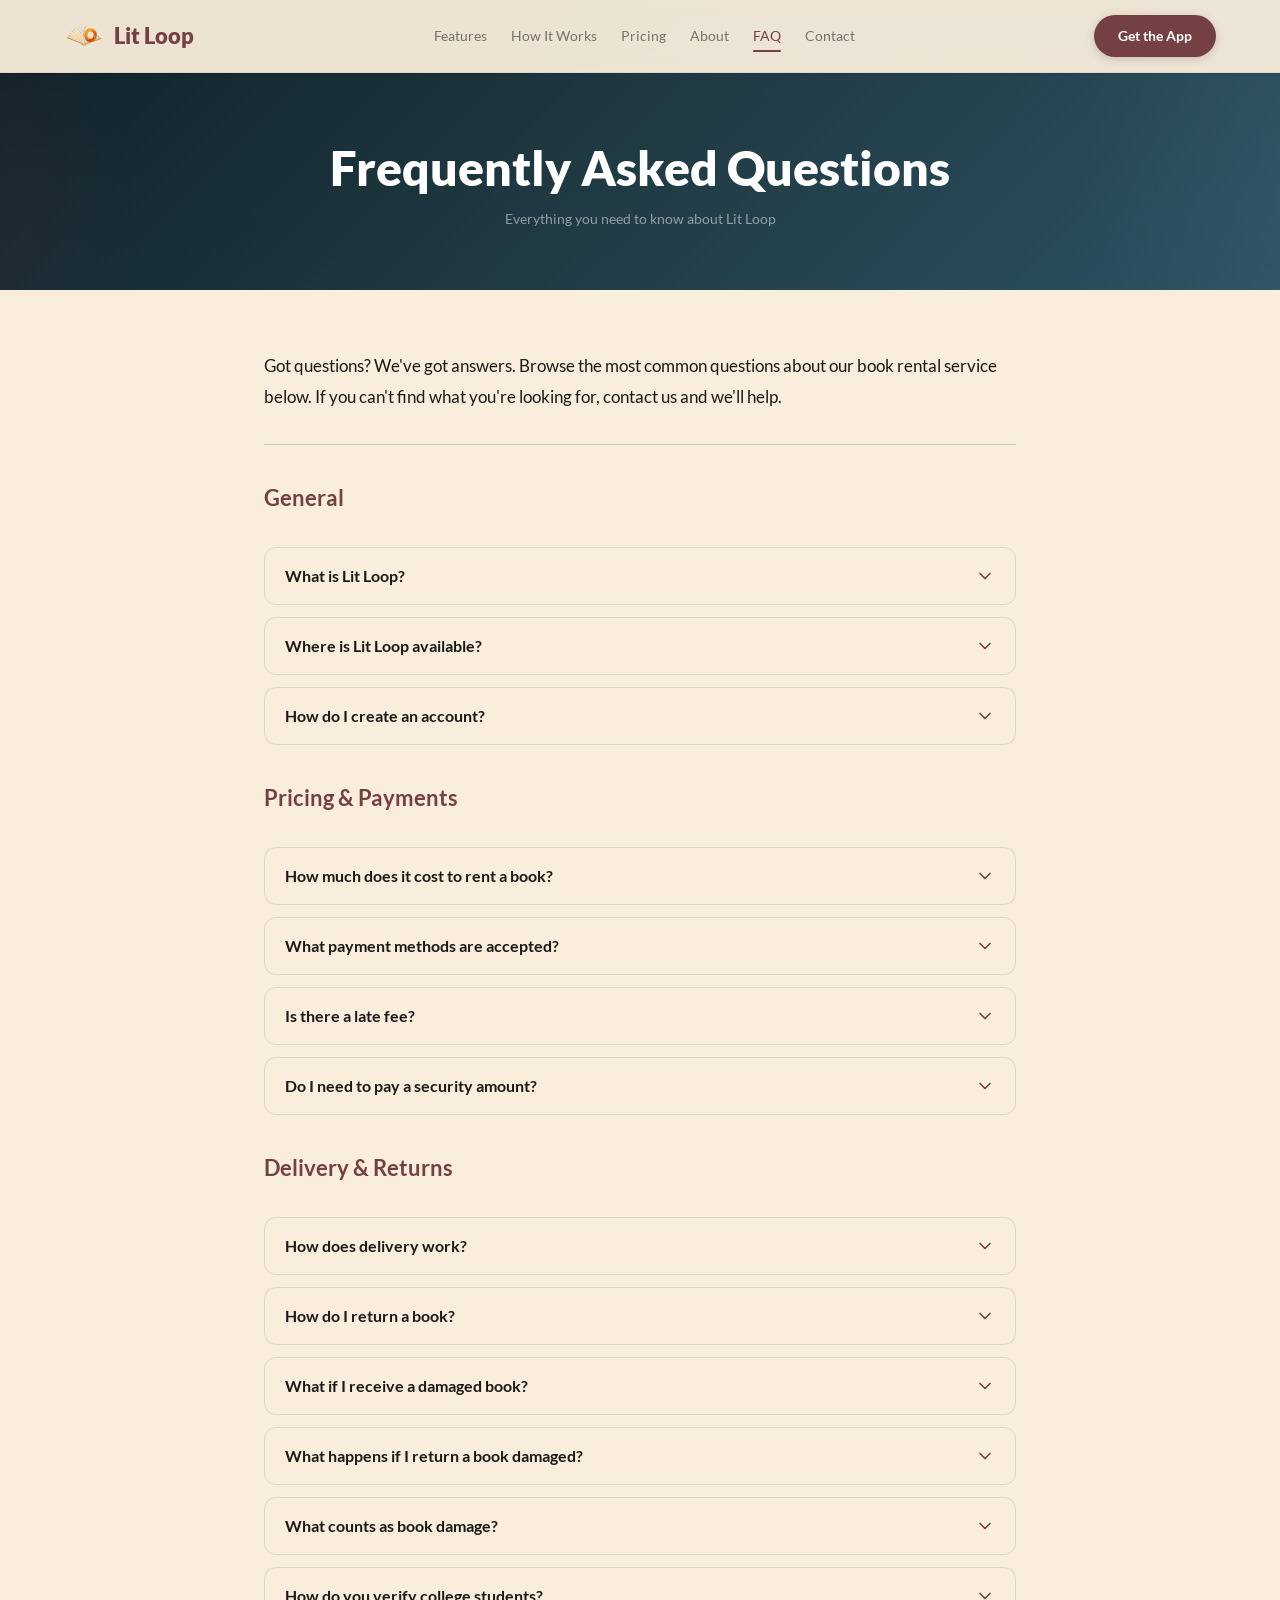
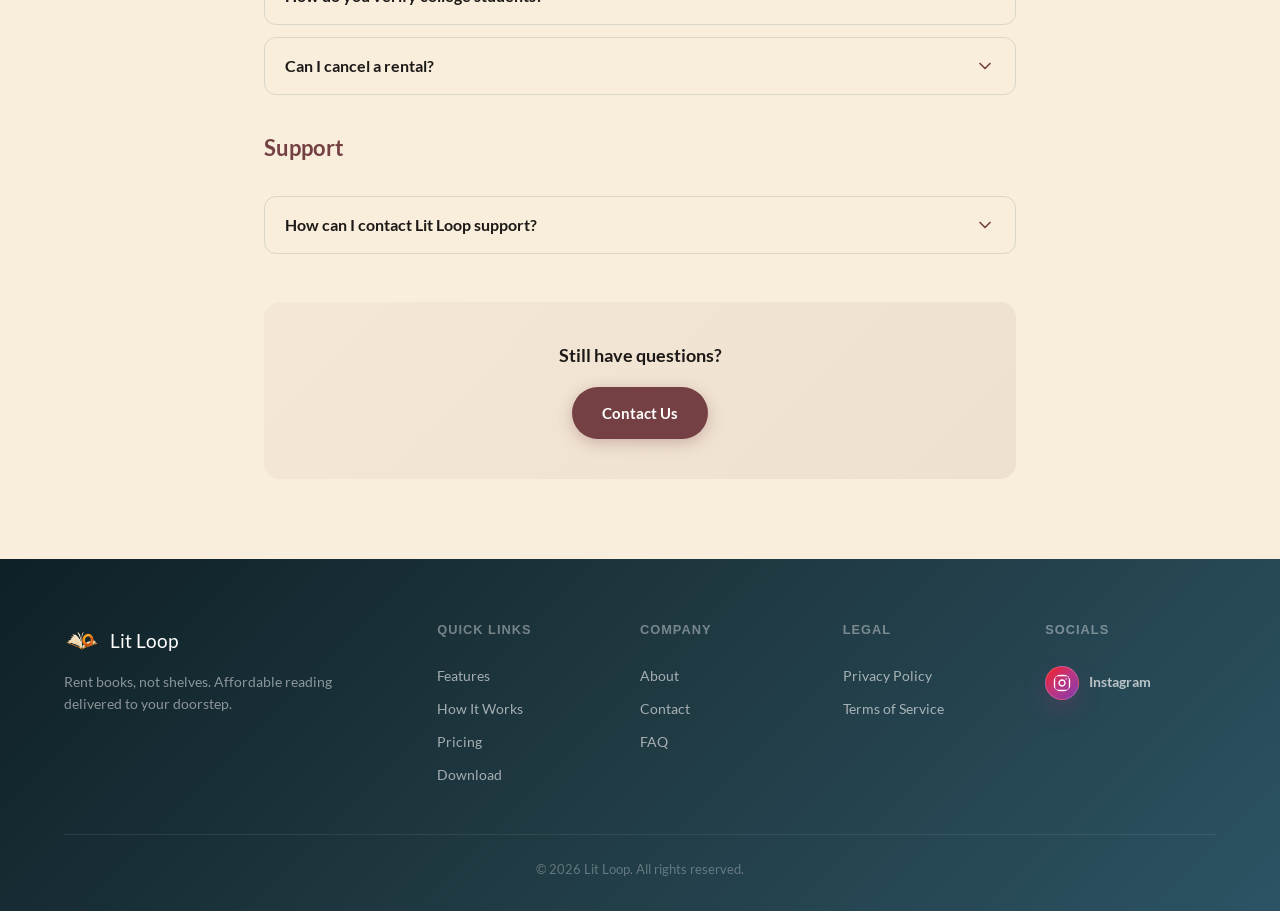
<file: faq.html>
<!DOCTYPE html>
<html lang="en">

<head>
    <meta charset="UTF-8">
    <meta name="viewport" content="width=device-width, initial-scale=1.0">
    <title>FAQ — Lit Loop | Frequently Asked Questions</title>
    <meta name="description"
        content="Frequently asked questions about Lit Loop book rentals — pricing, delivery, returns, payments, and more.">
    <meta name="keywords"
        content="litloop FAQ, book rental questions, how to rent books, litloop help, book rental delivery">
    <meta name="author" content="Lit Loop">
    <meta name="theme-color" content="#0F2027">
    <link rel="canonical" href="https://litloop.in/faq.html">
    <link rel="icon" type="image/png" href="./assets/icon.png">

    <!-- Open Graph -->
    <meta property="og:title" content="FAQ — Lit Loop | Frequently Asked Questions">
    <meta property="og:description"
        content="Find answers to common questions about Lit Loop book rentals — pricing, delivery, returns, and payments.">
    <meta property="og:image" content="https://litloop.in/assets/icon.png">
    <meta property="og:type" content="website">
    <meta property="og:url" content="https://litloop.in/faq.html">
    <meta property="og:site_name" content="Lit Loop">
    <meta property="og:image:width" content="512">
    <meta property="og:image:height" content="512">
    <meta property="og:locale" content="en_IN">

    <!-- Twitter Card -->
    <meta name="twitter:card" content="summary">
    <meta name="twitter:title" content="FAQ — Lit Loop">
    <meta name="twitter:description" content="Find answers to common questions about Lit Loop book rentals.">
    <meta name="twitter:image" content="https://litloop.in/assets/icon.png">

    <!-- Fonts -->
    <link rel="stylesheet" href="./style.css">
    <link rel="stylesheet" href="./legal.css">

    <!-- FAQ Structured Data (Google Rich Results) -->
    <script type="application/ld+json">
    {
        "@context": "https://schema.org",
        "@type": "FAQPage",
        "mainEntity": [
            {
                "@type": "Question",
                "name": "What is Lit Loop?",
                "acceptedAnswer": {
                    "@type": "Answer",
                    "text": "Lit Loop is a book rental service based in Guntur, Andhra Pradesh. We let you rent physical books at affordable prices (starting ₹6/day) with free doorstep delivery and pickup."
                }
            },
            {
                "@type": "Question",
                "name": "How much does it cost to rent a book?",
                "acceptedAnswer": {
                    "@type": "Answer",
                    "text": "Rental prices start at just ₹6 per day, with no subscription or hidden fees. The total cost depends on how many days you keep the book."
                }
            },
            {
                "@type": "Question",
                "name": "Where is Lit Loop available?",
                "acceptedAnswer": {
                    "@type": "Answer",
                    "text": "Lit Loop currently operates in Guntur, Andhra Pradesh, India. We deliver to both home addresses and college zones within the city."
                }
            },
            {
                "@type": "Question",
                "name": "How does delivery work?",
                "acceptedAnswer": {
                    "@type": "Answer",
                    "text": "After you place a rental request in the app, a convenient delivery time is scheduled. Books are delivered right to your doorstep — whether that's your home or college."
                }
            },
            {
                "@type": "Question",
                "name": "How do I return a book?",
                "acceptedAnswer": {
                    "@type": "Answer",
                    "text": "When you're done reading, open the app and schedule a pickup. The book will be collected from your doorstep at the agreed time."
                }
            },
            {
                "@type": "Question",
                "name": "What payment methods are accepted?",
                "acceptedAnswer": {
                    "@type": "Answer",
                    "text": "We accept UPI payments (via QR code scan in apps like GPay, PhonePe, Paytm) and Cash on delivery/pickup. No credit card or subscription is needed."
                }
            },
            {
                "@type": "Question",
                "name": "Is there a late fee?",
                "acceptedAnswer": {
                    "@type": "Answer",
                    "text": "Yes. If a book is not returned by the agreed due date, the late charge is the normal daily rental amount plus a penalty equal to half of that daily amount. For example, if the daily rental is Rs. 6, the late charge is Rs. 9 per day."
                }
            },
            {
                "@type": "Question",
                "name": "What happens if someone rents a book using fake identity details?",
                "acceptedAnswer": {
                    "@type": "Answer",
                    "text": "Lit Loop verifies customer identity before completing a rental. If fake identity details or fraudulent rental activity are found, Lit Loop may take necessary action to recover the book, rental dues, or replacement cost."
                }
            },
            {
                "@type": "Question",
                "name": "What happens if I return a book damaged?",
                "acceptedAnswer": {
                    "@type": "Answer",
                    "text": "Damage charges depend on the severity of the damage. If the book is lost, misplaced, or damaged so badly that it cannot be rented again, the customer must pay the replacement cost of the book."
                }
            },
            {
                "@type": "Question",
                "name": "What counts as book damage?",
                "acceptedAnswer": {
                    "@type": "Answer",
                    "text": "Book damage includes stains, torn pages, water damage, oil or curry spills, writing or markings, missing pages, damaged covers, or any condition that reduces the book's rental quality. A minimum damage charge of Rs. 30 may be collected depending on the issue."
                }
            },
            {
                "@type": "Question",
                "name": "What if I receive a damaged book?",
                "acceptedAnswer": {
                    "@type": "Answer",
                    "text": "The book is checked in front of the customer during delivery and pickup. If you notice any damage at delivery, report it immediately so it can be recorded before the rental starts."
                }
            },
            {
                "@type": "Question",
                "name": "How do you verify college students?",
                "acceptedAnswer": {
                    "@type": "Answer",
                    "text": "College students must show a valid college ID. The person receiving the book must be the same person whose ID was submitted for verification."
                }
            },
            {
                "@type": "Question",
                "name": "Can I cancel a rental?",
                "acceptedAnswer": {
                    "@type": "Answer",
                    "text": "You can cancel a rental request before delivery is scheduled by contacting support. Once delivery is scheduled, cancellations are at Lit Loop's discretion and may incur a fee."
                }
            },
            {
                "@type": "Question",
                "name": "How do I create an account?",
                "acceptedAnswer": {
                    "@type": "Answer",
                    "text": "Download the Lit Loop app, tap Sign Up, and create your free account with your name, email, and phone number. No credit card required."
                }
            },
            {
                "@type": "Question",
                "name": "How can I contact Lit Loop support?",
                "acceptedAnswer": {
                    "@type": "Answer",
                    "text": "You can reach us via email at support@litloop.in, call or WhatsApp at +91 91827 55664, or use the contact form on our website."
                }
            }
        ]
    }
    </script>
</head>

<body class="legal-page">
    <!-- Navigation -->
    <nav class="navbar scrolled">
        <div class="nav-container">
            <a href="./index.html" class="nav-logo">
                <img src="./assets/icon.png" alt="Lit Loop" class="nav-logo-img">
                <span class="nav-logo-text">Lit Loop</span>
            </a>
            <div class="nav-links">
                <a href="./index.html#features" class="nav-link">Features</a>
                <a href="./index.html#how-it-works" class="nav-link">How It Works</a>
                <a href="./index.html#pricing" class="nav-link">Pricing</a>
                <a href="./about.html" class="nav-link">About</a>
                <a href="./faq.html" class="nav-link active" aria-current="page">FAQ</a>
                <a href="./contact.html" class="nav-link">Contact</a>
            </div>
            <a href="./index.html#download" class="nav-cta-btn">Get the App</a>
            <button class="nav-mobile-toggle" id="mobileToggle" aria-label="Toggle menu">
                <span></span><span></span><span></span>
            </button>
        </div>
    </nav>

    <!-- Mobile Menu -->
    <div class="mobile-menu" id="mobileMenu">
        <a href="./index.html#features" class="mobile-link">Features</a>
        <a href="./index.html#how-it-works" class="mobile-link">How It Works</a>
        <a href="./index.html#pricing" class="mobile-link">Pricing</a>
        <a href="./about.html" class="mobile-link">About</a>
        <a href="./faq.html" class="mobile-link active" aria-current="page">FAQ</a>
        <a href="./contact.html" class="mobile-link">Contact</a>
        <a href="./index.html#download" class="mobile-link cta">Get the App</a>
    </div>

    <!-- Hero Header -->
    <section class="legal-hero">
        <div class="container">
            <h1 class="legal-title">Frequently Asked Questions</h1>
            <p class="legal-updated">Everything you need to know about Lit Loop</p>
        </div>
    </section>

    <!-- Content -->
    <section class="legal-content">
        <div class="container legal-container">
            <p class="legal-intro">
                Got questions? We've got answers. Browse the most common questions about our book rental service below.
                If you can't find what you're looking for, <a href="./contact.html">contact us</a> and we'll help.
            </p>

            <!-- General -->
            <div class="legal-section">
                <h2>General</h2>
            </div>

            <div class="faq-item">
                <button class="faq-question" aria-expanded="false">
                    <span>What is Lit Loop?</span>
                    <svg class="faq-chevron" viewBox="0 0 24 24" fill="none" stroke="currentColor" stroke-width="2"
                        stroke-linecap="round" stroke-linejoin="round">
                        <polyline points="6 9 12 15 18 9"></polyline>
                    </svg>
                </button>
                <div class="faq-answer">
                    <p>Lit Loop is a book rental service based in Guntur, Andhra Pradesh. We let you rent physical books
                        at affordable prices (starting ₹6/day) with free doorstep delivery and pickup.</p>
                </div>
            </div>

            <div class="faq-item">
                <button class="faq-question" aria-expanded="false">
                    <span>Where is Lit Loop available?</span>
                    <svg class="faq-chevron" viewBox="0 0 24 24" fill="none" stroke="currentColor" stroke-width="2"
                        stroke-linecap="round" stroke-linejoin="round">
                        <polyline points="6 9 12 15 18 9"></polyline>
                    </svg>
                </button>
                <div class="faq-answer">
                    <p>We currently deliver in Guntur, Andhra Pradesh, India.</p>
                </div>
            </div>

            <div class="faq-item">
                <button class="faq-question" aria-expanded="false">
                    <span>How do I create an account?</span>
                    <svg class="faq-chevron" viewBox="0 0 24 24" fill="none" stroke="currentColor" stroke-width="2"
                        stroke-linecap="round" stroke-linejoin="round">
                        <polyline points="6 9 12 15 18 9"></polyline>
                    </svg>
                </button>
                <div class="faq-answer">
                    <p>Download the Lit Loop app, tap Sign Up, and create your free account with your name, email, and
                        phone number. No credit card required.</p>
                </div>
            </div>

            <!-- Pricing & Payments -->
            <div class="legal-section" style="margin-top: 40px">
                <h2>Pricing & Payments</h2>
            </div>

            <div class="faq-item">
                <button class="faq-question" aria-expanded="false">
                    <span>How much does it cost to rent a book?</span>
                    <svg class="faq-chevron" viewBox="0 0 24 24" fill="none" stroke="currentColor" stroke-width="2"
                        stroke-linecap="round" stroke-linejoin="round">
                        <polyline points="6 9 12 15 18 9"></polyline>
                    </svg>
                </button>
                <div class="faq-answer">
                    <p>Rental prices start at just ₹6 per day, with no subscription or hidden fees. The total cost
                        depends on how many days you keep the book. Pricing for each book is shown in the app.</p>
                </div>
            </div>

            <div class="faq-item">
                <button class="faq-question" aria-expanded="false">
                    <span>What payment methods are accepted?</span>
                    <svg class="faq-chevron" viewBox="0 0 24 24" fill="none" stroke="currentColor" stroke-width="2"
                        stroke-linecap="round" stroke-linejoin="round">
                        <polyline points="6 9 12 15 18 9"></polyline>
                    </svg>
                </button>
                <div class="faq-answer">
                    <p>We accept UPI payments (via QR code scan in apps like GPay, PhonePe, Paytm) and Cash on
                        delivery/pickup. No credit card or subscription is needed.</p>
                </div>
            </div>

            <div class="faq-item">
                <button class="faq-question" aria-expanded="false">
                    <span>Is there a late fee?</span>
                    <svg class="faq-chevron" viewBox="0 0 24 24" fill="none" stroke="currentColor" stroke-width="2"
                        stroke-linecap="round" stroke-linejoin="round">
                        <polyline points="6 9 12 15 18 9"></polyline>
                    </svg>
                </button>
                <div class="faq-answer">
                    <p>Yes. If a book is not returned by the agreed due date, the late charge is the normal daily rental
                        amount plus a penalty equal to half of that daily amount. For example, if the daily rental is
                        &#8377;6, the late charge is &#8377;9 per day.</p>
                </div>
            </div>

            <div class="faq-item">
                <button class="faq-question" aria-expanded="false">
                    <span>Do I need to pay a security amount?</span>
                    <svg class="faq-chevron" viewBox="0 0 24 24" fill="none" stroke="currentColor" stroke-width="2"
                        stroke-linecap="round" stroke-linejoin="round">
                        <polyline points="6 9 12 15 18 9"></polyline>
                    </svg>
                </button>
                <div class="faq-answer">
                    <p>Lit Loop verifies customer identity before completing a rental. A small security amount may be
                        collected only when required. If fake identity details or fraudulent rental activity are found,
                        Lit Loop may take necessary action to recover the book, rental dues, or replacement cost.</p>
                </div>
            </div>

            <!-- Delivery & Returns -->
            <div class="legal-section" style="margin-top: 40px">
                <h2>Delivery & Returns</h2>
            </div>

            <div class="faq-item">
                <button class="faq-question" aria-expanded="false">
                    <span>How does delivery work?</span>
                    <svg class="faq-chevron" viewBox="0 0 24 24" fill="none" stroke="currentColor" stroke-width="2"
                        stroke-linecap="round" stroke-linejoin="round">
                        <polyline points="6 9 12 15 18 9"></polyline>
                    </svg>
                </button>
                <div class="faq-answer">
                    <p>After you place a rental request in the app, a convenient delivery time is scheduled. Books
                        are delivered right to your doorstep — whether that's your home or college. You'll get real-time
                        updates on your delivery status.</p>
                </div>
            </div>

            <div class="faq-item">
                <button class="faq-question" aria-expanded="false">
                    <span>How do I return a book?</span>
                    <svg class="faq-chevron" viewBox="0 0 24 24" fill="none" stroke="currentColor" stroke-width="2"
                        stroke-linecap="round" stroke-linejoin="round">
                        <polyline points="6 9 12 15 18 9"></polyline>
                    </svg>
                </button>
                <div class="faq-answer">
                    <p>When you're done reading, open the app and schedule a pickup. The book will be collected from
                        your doorstep at the agreed time. Free of charge.</p>
                </div>
            </div>

            <div class="faq-item">
                <button class="faq-question" aria-expanded="false">
                    <span>What if I receive a damaged book?</span>
                    <svg class="faq-chevron" viewBox="0 0 24 24" fill="none" stroke="currentColor" stroke-width="2"
                        stroke-linecap="round" stroke-linejoin="round">
                        <polyline points="6 9 12 15 18 9"></polyline>
                    </svg>
                </button>
                <div class="faq-answer">
                    <p>The book is checked in front of you during delivery and pickup. If you notice any damage at
                        delivery, report it immediately so it can be recorded before your rental starts.</p>
                </div>
            </div>

            <div class="faq-item">
                <button class="faq-question" aria-expanded="false">
                    <span>What happens if I return a book damaged?</span>
                    <svg class="faq-chevron" viewBox="0 0 24 24" fill="none" stroke="currentColor" stroke-width="2"
                        stroke-linecap="round" stroke-linejoin="round">
                        <polyline points="6 9 12 15 18 9"></polyline>
                    </svg>
                </button>
                <div class="faq-answer">
                    <p>Damage charges depend on the severity of the damage. If the book is lost, misplaced, or damaged
                        so badly that it cannot be rented again, the customer must pay the replacement cost of the book.</p>
                </div>
            </div>

            <div class="faq-item">
                <button class="faq-question" aria-expanded="false">
                    <span>What counts as book damage?</span>
                    <svg class="faq-chevron" viewBox="0 0 24 24" fill="none" stroke="currentColor" stroke-width="2"
                        stroke-linecap="round" stroke-linejoin="round">
                        <polyline points="6 9 12 15 18 9"></polyline>
                    </svg>
                </button>
                <div class="faq-answer">
                    <p>Book damage includes stains, torn pages, water damage, oil or curry spills, writing or markings,
                        missing pages, damaged covers, or any condition that reduces the book's rental quality. A minimum
                        damage charge of &#8377;30 may be collected depending on the issue.</p>
                </div>
            </div>

            <div class="faq-item">
                <button class="faq-question" aria-expanded="false">
                    <span>How do you verify college students?</span>
                    <svg class="faq-chevron" viewBox="0 0 24 24" fill="none" stroke="currentColor" stroke-width="2"
                        stroke-linecap="round" stroke-linejoin="round">
                        <polyline points="6 9 12 15 18 9"></polyline>
                    </svg>
                </button>
                <div class="faq-answer">
                    <p>College students must show a valid college ID. The person receiving the book must be the same
                        person whose ID was submitted for verification.</p>
                </div>
            </div>

            <div class="faq-item">
                <button class="faq-question" aria-expanded="false">
                    <span>Can I cancel a rental?</span>
                    <svg class="faq-chevron" viewBox="0 0 24 24" fill="none" stroke="currentColor" stroke-width="2"
                        stroke-linecap="round" stroke-linejoin="round">
                        <polyline points="6 9 12 15 18 9"></polyline>
                    </svg>
                </button>
                <div class="faq-answer">
                    <p>You can cancel a rental request before delivery is scheduled by contacting support. Once delivery
                        is scheduled, cancellations are at Lit Loop's discretion and may incur a fee.</p>
                </div>
            </div>

            <!-- Support -->
            <div class="legal-section" style="margin-top: 40px">
                <h2>Support</h2>
            </div>

            <div class="faq-item">
                <button class="faq-question" aria-expanded="false">
                    <span>How can I contact Lit Loop support?</span>
                    <svg class="faq-chevron" viewBox="0 0 24 24" fill="none" stroke="currentColor" stroke-width="2"
                        stroke-linecap="round" stroke-linejoin="round">
                        <polyline points="6 9 12 15 18 9"></polyline>
                    </svg>
                </button>
                <div class="faq-answer">
                    <p>You can reach us via email at <a href="mailto:support@litloop.in">support@litloop.in</a>, call or
                        WhatsApp at <a href="tel:+919182755664">+91 91827 55664</a>, or use the <a
                            href="./contact.html">contact form</a> on our website.</p>
                </div>
            </div>

            <div class="faq-cta">
                <p>Still have questions?</p>
                <a href="./contact.html" class="btn btn-primary">Contact Us</a>
            </div>
        </div>
    </section>

    <!-- Footer -->
    <footer class="footer">
        <div class="container">
            <div class="footer-grid">
                <div class="footer-brand">
                    <div class="footer-logo">
                        <img src="./assets/icon.png" alt="Lit Loop" class="footer-logo-img">
                        <span class="footer-logo-text">Lit Loop</span>
                    </div>
                    <p class="footer-tagline">Rent books, not shelves. Affordable reading delivered to your doorstep.
                    </p>
                </div>
                <div class="footer-col">
                    <h4 class="footer-heading">Quick Links</h4>
                    <a href="./index.html#features" class="footer-link">Features</a>
                    <a href="./index.html#how-it-works" class="footer-link">How It Works</a>
                    <a href="./index.html#pricing" class="footer-link">Pricing</a>
                    <a href="./index.html#download" class="footer-link">Download</a>
                </div>
                <div class="footer-col">
                    <h4 class="footer-heading">Company</h4>
                    <a href="./about.html" class="footer-link">About</a>
                    <a href="./contact.html" class="footer-link">Contact</a>
                    <a href="./faq.html" class="footer-link">FAQ</a>
                </div>
                <div class="footer-col">
                    <h4 class="footer-heading">Legal</h4>
                    <a href="./privacy-policy.html" class="footer-link">Privacy Policy</a>
                    <a href="./terms-of-service.html" class="footer-link">Terms of Service</a>
                </div>
                <div class="footer-col">
                    <h4 class="footer-heading">Socials</h4>
                    <div class="footer-socials" aria-label="Social links">
                        <a href="https://www.instagram.com/_its.lit_loop/" class="footer-social-link" target="_blank"
                            rel="noopener noreferrer" aria-label="Follow Lit Loop on Instagram">
                            <svg viewBox="0 0 24 24" fill="none" stroke="currentColor" stroke-width="1.8"
                                stroke-linecap="round" stroke-linejoin="round" aria-hidden="true">
                                <rect x="2" y="2" width="20" height="20" rx="5" ry="5" />
                                <path d="M16 11.37A4 4 0 1 1 12.63 8 4 4 0 0 1 16 11.37z" />
                                <line x1="17.5" y1="6.5" x2="17.51" y2="6.5" />
                            </svg>
                            <span>Instagram</span>
                        </a>
                    </div>
                </div>
            </div>
            <div class="footer-bottom">
                <p>&copy; 2026 Lit Loop. All rights reserved.</p>
            </div>
        </div>
    </footer>

    <script src="./script.js"></script>
    <script>
        // FAQ Accordion
        document.querySelectorAll('.faq-question').forEach(button => {
            button.addEventListener('click', () => {
                const item = button.parentElement;
                const isOpen = item.classList.contains('open');

                // Close all other items
                document.querySelectorAll('.faq-item.open').forEach(openItem => {
                    openItem.classList.remove('open');
                    openItem.querySelector('.faq-question').setAttribute('aria-expanded', 'false');
                });

                // Toggle current item
                if (!isOpen) {
                    item.classList.add('open');
                    button.setAttribute('aria-expanded', 'true');
                }
            });
        });
    </script>
</body>

</html>
</file>
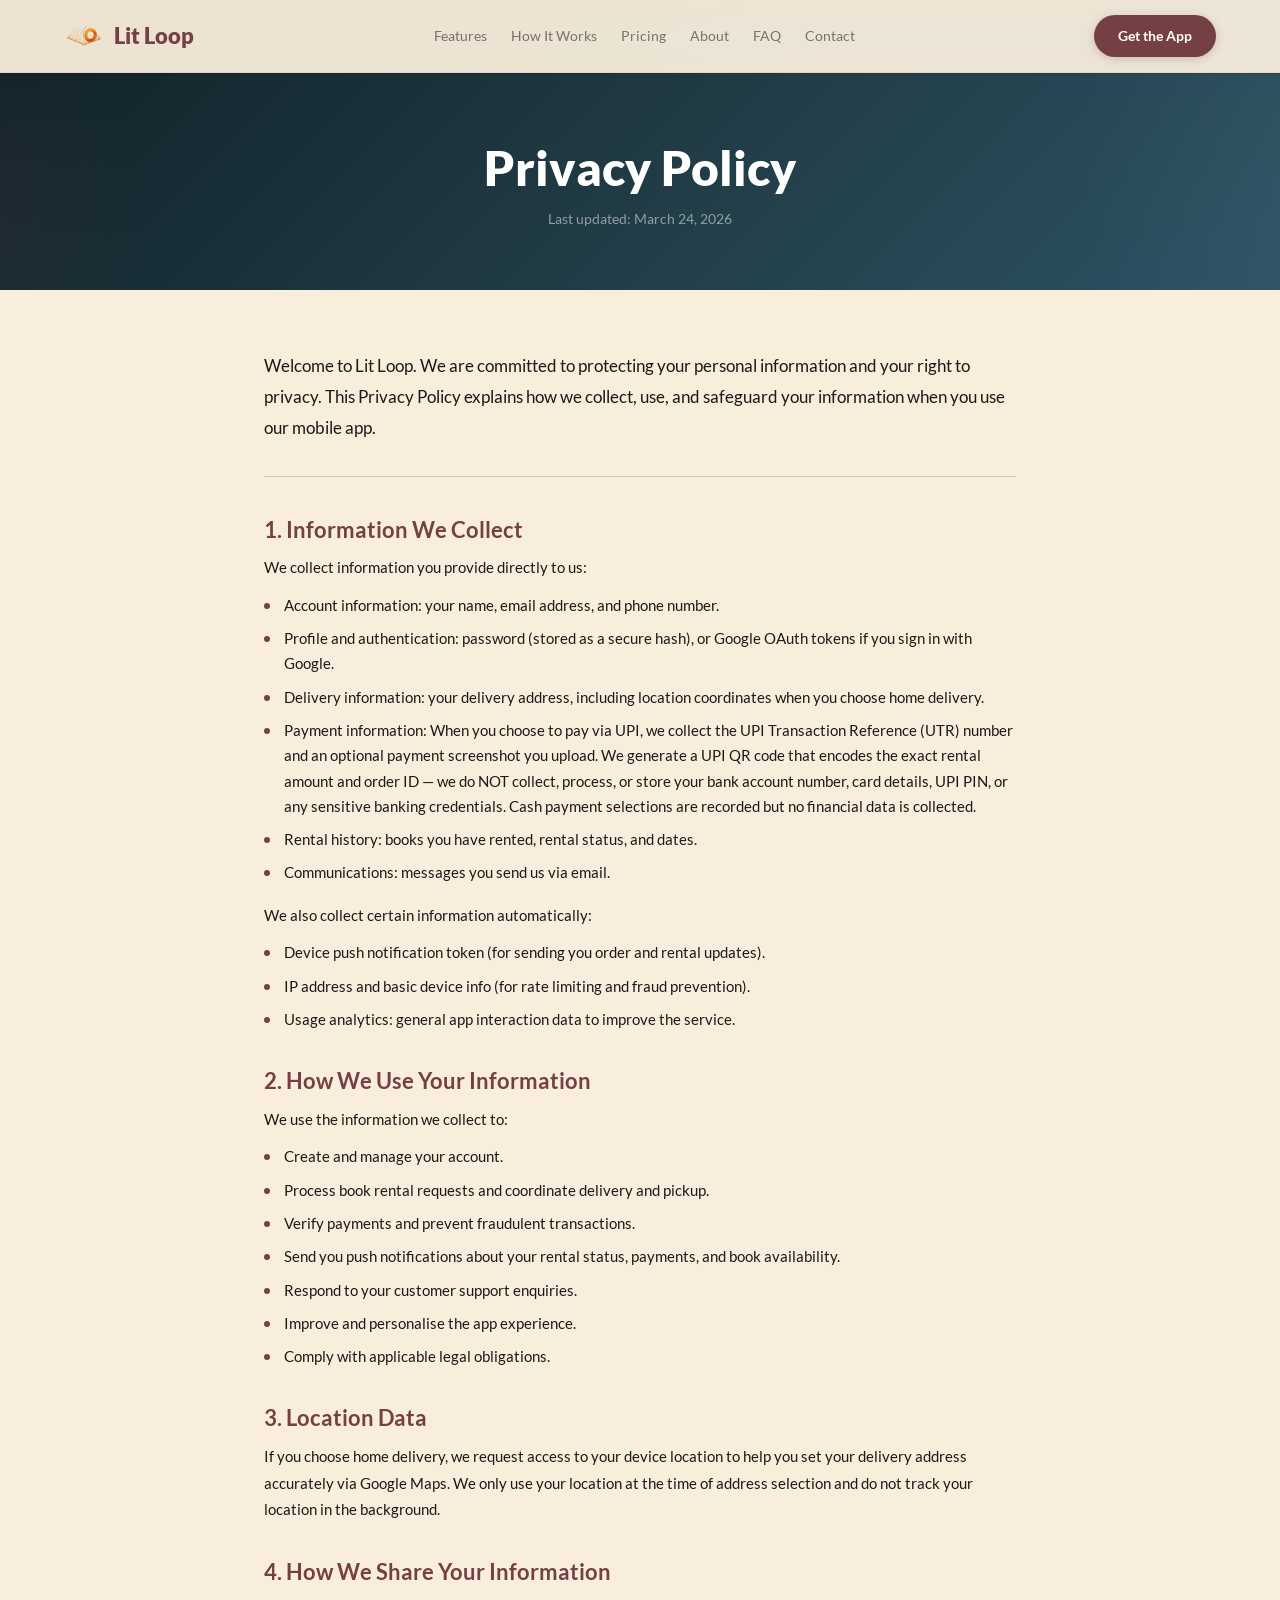
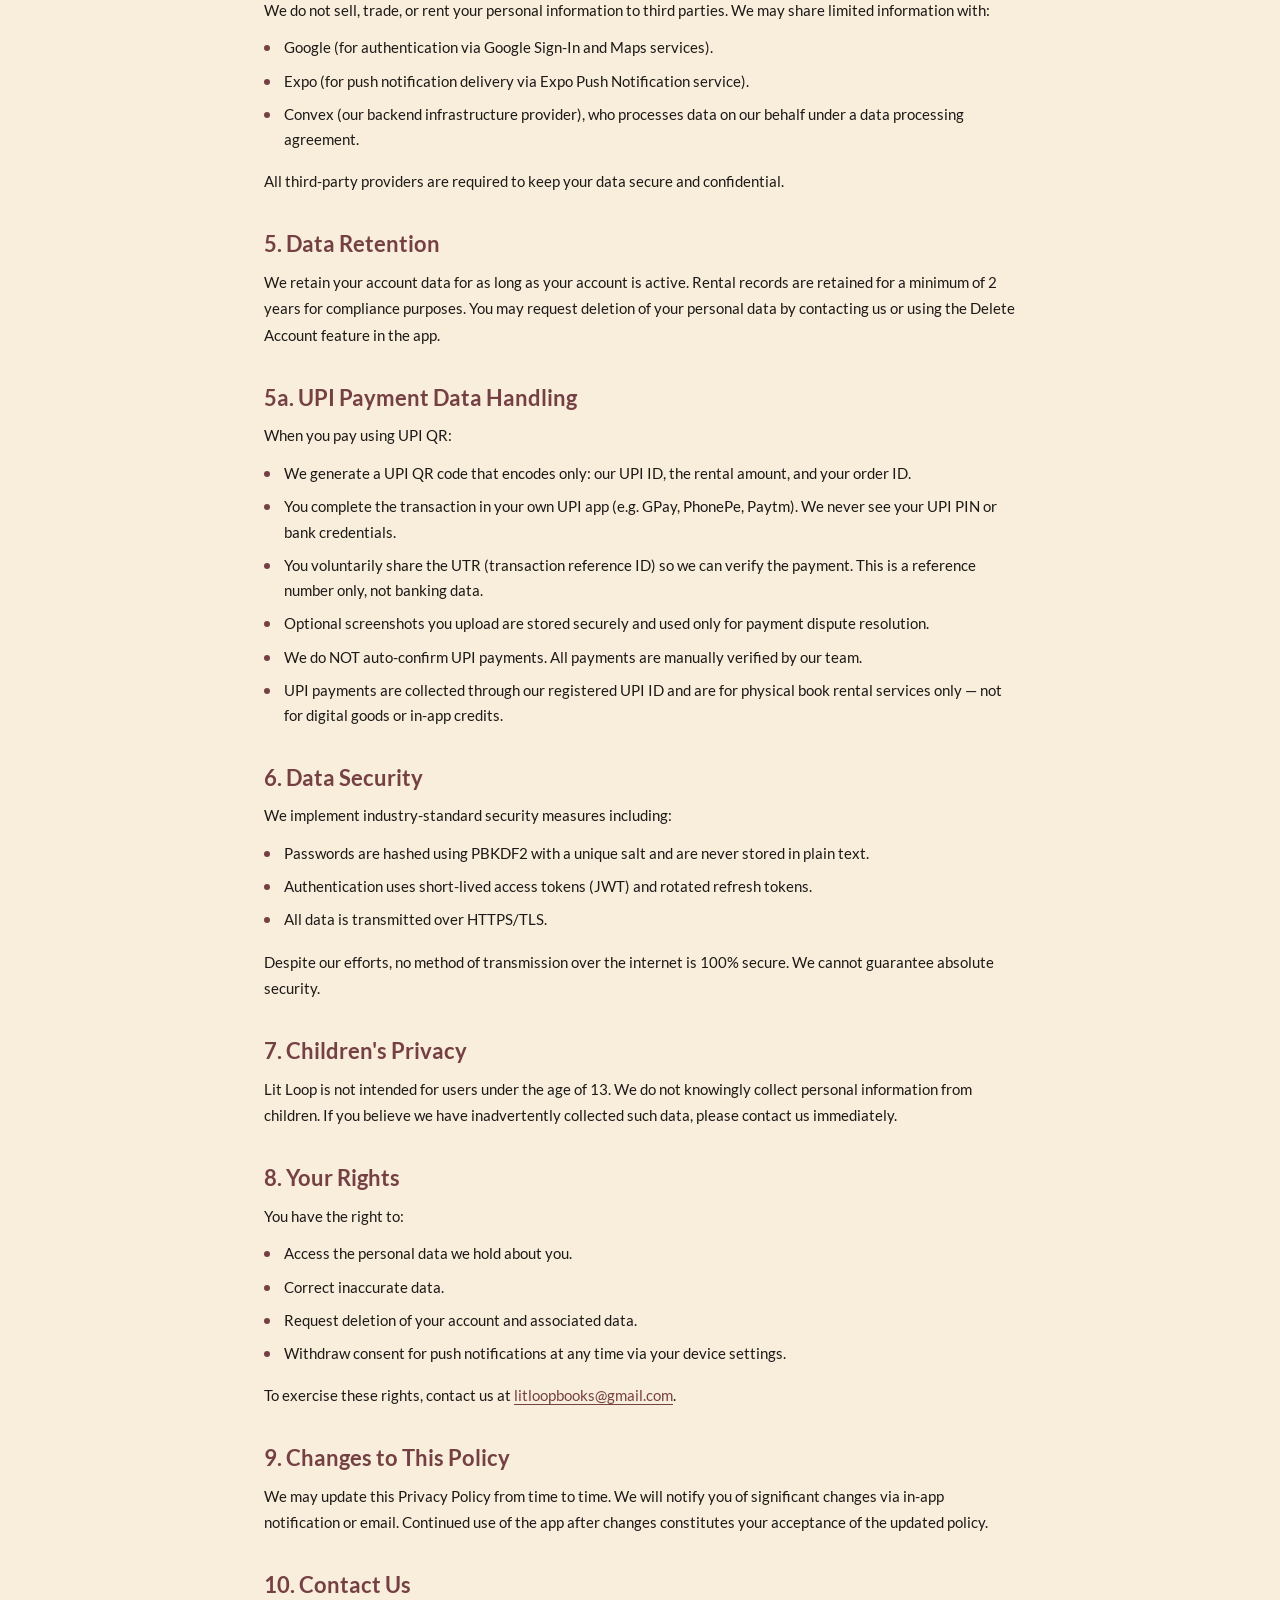
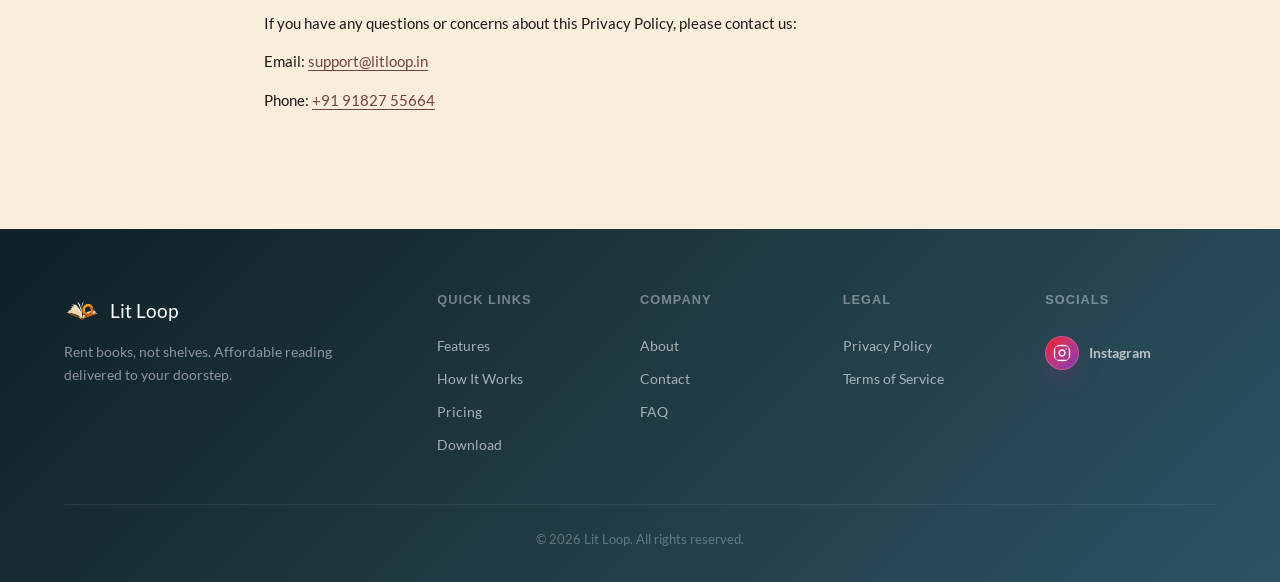
<file: privacy-policy.html>
<!DOCTYPE html>
<html lang="en">

<head>
    <meta charset="UTF-8">
    <meta name="viewport" content="width=device-width, initial-scale=1.0">
    <title>Privacy Policy — Lit Loop</title>
    <meta name="description" content="Lit Loop Privacy Policy — how we collect, use, and safeguard your information.">
    <meta name="theme-color" content="#0F2027">
    <link rel="canonical" href="https://litloop.in/privacy-policy.html">
    <link rel="icon" type="image/png" href="./assets/icon.png">
    <link rel="stylesheet" href="./style.css">
    <link rel="stylesheet" href="./legal.css">
</head>

<body class="legal-page">
    <!-- Navigation -->
    <nav class="navbar scrolled">
        <div class="nav-container">
            <a href="./index.html" class="nav-logo">
                <img src="./assets/icon.png" alt="Lit Loop" class="nav-logo-img">
                <span class="nav-logo-text">Lit Loop</span>
            </a>
            <div class="nav-links">
                <a href="./index.html#features" class="nav-link">Features</a>
                <a href="./index.html#how-it-works" class="nav-link">How It Works</a>
                <a href="./index.html#pricing" class="nav-link">Pricing</a>
                <a href="./about.html" class="nav-link">About</a>
                <a href="./faq.html" class="nav-link">FAQ</a>
                <a href="./contact.html" class="nav-link">Contact</a>
            </div>
            <a href="./index.html#download" class="nav-cta-btn">Get the App</a>
            <button class="nav-mobile-toggle" id="mobileToggle" aria-label="Toggle menu">
                <span></span><span></span><span></span>
            </button>
        </div>
    </nav>

    <!-- Mobile Menu -->
    <div class="mobile-menu" id="mobileMenu">
        <a href="./index.html#features" class="mobile-link">Features</a>
        <a href="./index.html#how-it-works" class="mobile-link">How It Works</a>
        <a href="./index.html#pricing" class="mobile-link">Pricing</a>
        <a href="./about.html" class="mobile-link">About</a>
        <a href="./faq.html" class="mobile-link">FAQ</a>
        <a href="./contact.html" class="mobile-link">Contact</a>
        <a href="./index.html#download" class="mobile-link cta">Get the App</a>
    </div>

    <!-- Legal Header -->
    <section class="legal-hero">
        <div class="container">
            <h1 class="legal-title">Privacy Policy</h1>
            <p class="legal-updated">Last updated: March 24, 2026</p>
        </div>
    </section>

    <!-- Content -->
    <section class="legal-content">
        <div class="container legal-container">
            <p class="legal-intro">
                Welcome to Lit Loop. We are committed to protecting your personal information and your right to privacy.
                This Privacy Policy explains how we collect, use, and safeguard your information when you use our mobile
                app.
            </p>

            <div class="legal-section">
                <h2>1. Information We Collect</h2>
                <p>We collect information you provide directly to us:</p>
                <ul>
                    <li>Account information: your name, email address, and phone number.</li>
                    <li>Profile and authentication: password (stored as a secure hash), or Google OAuth tokens if you
                        sign in with Google.</li>
                    <li>Delivery information: your delivery address, including location coordinates when you choose home
                        delivery.</li>
                    <li>Payment information: When you choose to pay via UPI, we collect the UPI Transaction Reference
                        (UTR) number and an optional payment screenshot you upload. We generate a UPI QR code that
                        encodes the exact rental amount and order ID — we do NOT collect, process, or store your bank
                        account number, card details, UPI PIN, or any sensitive banking credentials. Cash payment
                        selections are recorded but no financial data is collected.</li>
                    <li>Rental history: books you have rented, rental status, and dates.</li>
                    <li>Communications: messages you send us via email.</li>
                </ul>
                <p>We also collect certain information automatically:</p>
                <ul>
                    <li>Device push notification token (for sending you order and rental updates).</li>
                    <li>IP address and basic device info (for rate limiting and fraud prevention).</li>
                    <li>Usage analytics: general app interaction data to improve the service.</li>
                </ul>
            </div>

            <div class="legal-section">
                <h2>2. How We Use Your Information</h2>
                <p>We use the information we collect to:</p>
                <ul>
                    <li>Create and manage your account.</li>
                    <li>Process book rental requests and coordinate delivery and pickup.</li>
                    <li>Verify payments and prevent fraudulent transactions.</li>
                    <li>Send you push notifications about your rental status, payments, and book availability.</li>
                    <li>Respond to your customer support enquiries.</li>
                    <li>Improve and personalise the app experience.</li>
                    <li>Comply with applicable legal obligations.</li>
                </ul>
            </div>

            <div class="legal-section">
                <h2>3. Location Data</h2>
                <p>If you choose home delivery, we request access to your device location to help you set your delivery
                    address accurately via Google Maps. We only use your location at the time of address selection and
                    do not track your location in the background.</p>
            </div>

            <div class="legal-section">
                <h2>4. How We Share Your Information</h2>
                <p>We do not sell, trade, or rent your personal information to third parties. We may share limited
                    information with:</p>
                <ul>
                    <li>Google (for authentication via Google Sign-In and Maps services).</li>
                    <li>Expo (for push notification delivery via Expo Push Notification service).</li>
                    <li>Convex (our backend infrastructure provider), who processes data on our behalf under a data
                        processing agreement.</li>
                </ul>
                <p>All third-party providers are required to keep your data secure and confidential.</p>
            </div>

            <div class="legal-section">
                <h2>5. Data Retention</h2>
                <p>We retain your account data for as long as your account is active. Rental records are retained for a
                    minimum of 2 years for compliance purposes. You may request deletion of your personal data by
                    contacting us or using the Delete Account feature in the app.</p>
            </div>

            <div class="legal-section">
                <h2>5a. UPI Payment Data Handling</h2>
                <p>When you pay using UPI QR:</p>
                <ul>
                    <li>We generate a UPI QR code that encodes only: our UPI ID, the rental amount, and your order ID.
                    </li>
                    <li>You complete the transaction in your own UPI app (e.g. GPay, PhonePe, Paytm). We never see your
                        UPI PIN or bank credentials.</li>
                    <li>You voluntarily share the UTR (transaction reference ID) so we can verify the payment. This is a
                        reference number only, not banking data.</li>
                    <li>Optional screenshots you upload are stored securely and used only for payment dispute
                        resolution.</li>
                    <li>We do NOT auto-confirm UPI payments. All payments are manually verified by our team.</li>
                    <li>UPI payments are collected through our registered UPI ID and are for physical book rental
                        services only — not for digital goods or in-app credits.</li>
                </ul>
            </div>

            <div class="legal-section">
                <h2>6. Data Security</h2>
                <p>We implement industry-standard security measures including:</p>
                <ul>
                    <li>Passwords are hashed using PBKDF2 with a unique salt and are never stored in plain text.</li>
                    <li>Authentication uses short-lived access tokens (JWT) and rotated refresh tokens.</li>
                    <li>All data is transmitted over HTTPS/TLS.</li>
                </ul>
                <p>Despite our efforts, no method of transmission over the internet is 100% secure. We cannot guarantee
                    absolute security.</p>
            </div>

            <div class="legal-section">
                <h2>7. Children's Privacy</h2>
                <p>Lit Loop is not intended for users under the age of 13. We do not knowingly collect personal
                    information from children. If you believe we have inadvertently collected such data, please contact
                    us immediately.</p>
            </div>

            <div class="legal-section">
                <h2>8. Your Rights</h2>
                <p>You have the right to:</p>
                <ul>
                    <li>Access the personal data we hold about you.</li>
                    <li>Correct inaccurate data.</li>
                    <li>Request deletion of your account and associated data.</li>
                    <li>Withdraw consent for push notifications at any time via your device settings.</li>
                </ul>
                <p>To exercise these rights, contact us at <a
                        href="mailto:litloopbooks@gmail.com">litloopbooks@gmail.com</a>.</p>
            </div>

            <div class="legal-section">
                <h2>9. Changes to This Policy</h2>
                <p>We may update this Privacy Policy from time to time. We will notify you of significant changes via
                    in-app notification or email. Continued use of the app after changes constitutes your acceptance of
                    the updated policy.</p>
            </div>

            <div class="legal-section">
                <h2>10. Contact Us</h2>
                <p>If you have any questions or concerns about this Privacy Policy, please contact us:</p>
                <p>Email: <a href="mailto:support@litloop.in">support@litloop.in</a></p>
                <p>Phone: <a href="tel:+919182755664">+91 91827 55664</a></p>
            </div>
        </div>
    </section>

    <!-- Footer -->
    <footer class="footer" id="contact">
        <div class="container">
            <div class="footer-grid">
                <div class="footer-brand">
                    <div class="footer-logo">
                        <img src="./assets/icon.png" alt="Lit Loop" class="footer-logo-img">
                        <span class="footer-logo-text">Lit Loop</span>
                    </div>
                    <p class="footer-tagline">Rent books, not shelves. Affordable reading delivered to your doorstep.
                    </p>
                </div>
                <div class="footer-col">
                    <h4 class="footer-heading">Quick Links</h4>
                    <a href="./index.html#features" class="footer-link">Features</a>
                    <a href="./index.html#how-it-works" class="footer-link">How It Works</a>
                    <a href="./index.html#pricing" class="footer-link">Pricing</a>
                    <a href="./index.html#download" class="footer-link">Download</a>
                </div>
                <div class="footer-col">
                    <h4 class="footer-heading">Company</h4>
                    <a href="./about.html" class="footer-link">About</a>
                    <a href="./contact.html" class="footer-link">Contact</a>
                    <a href="./faq.html" class="footer-link">FAQ</a>
                </div>
                <div class="footer-col">
                    <h4 class="footer-heading">Legal</h4>
                    <a href="./privacy-policy.html" class="footer-link">Privacy Policy</a>
                    <a href="./terms-of-service.html" class="footer-link">Terms of Service</a>
                </div>
                <div class="footer-col">
                    <h4 class="footer-heading">Socials</h4>
                    <div class="footer-socials" aria-label="Social links">
                        <a href="https://www.instagram.com/_its.lit_loop/" class="footer-social-link" target="_blank"
                            rel="noopener noreferrer" aria-label="Follow Lit Loop on Instagram">
                            <svg viewBox="0 0 24 24" fill="none" stroke="currentColor" stroke-width="1.8"
                                stroke-linecap="round" stroke-linejoin="round" aria-hidden="true">
                                <rect x="2" y="2" width="20" height="20" rx="5" ry="5" />
                                <path d="M16 11.37A4 4 0 1 1 12.63 8 4 4 0 0 1 16 11.37z" />
                                <line x1="17.5" y1="6.5" x2="17.51" y2="6.5" />
                            </svg>
                            <span>Instagram</span>
                        </a>
                    </div>
                </div>
            </div>
            <div class="footer-bottom">
                <p>&copy; 2026 Lit Loop. All rights reserved.</p>
            </div>
        </div>
    </footer>

    <script src="./script.js"></script>
</body>

</html>
</file>
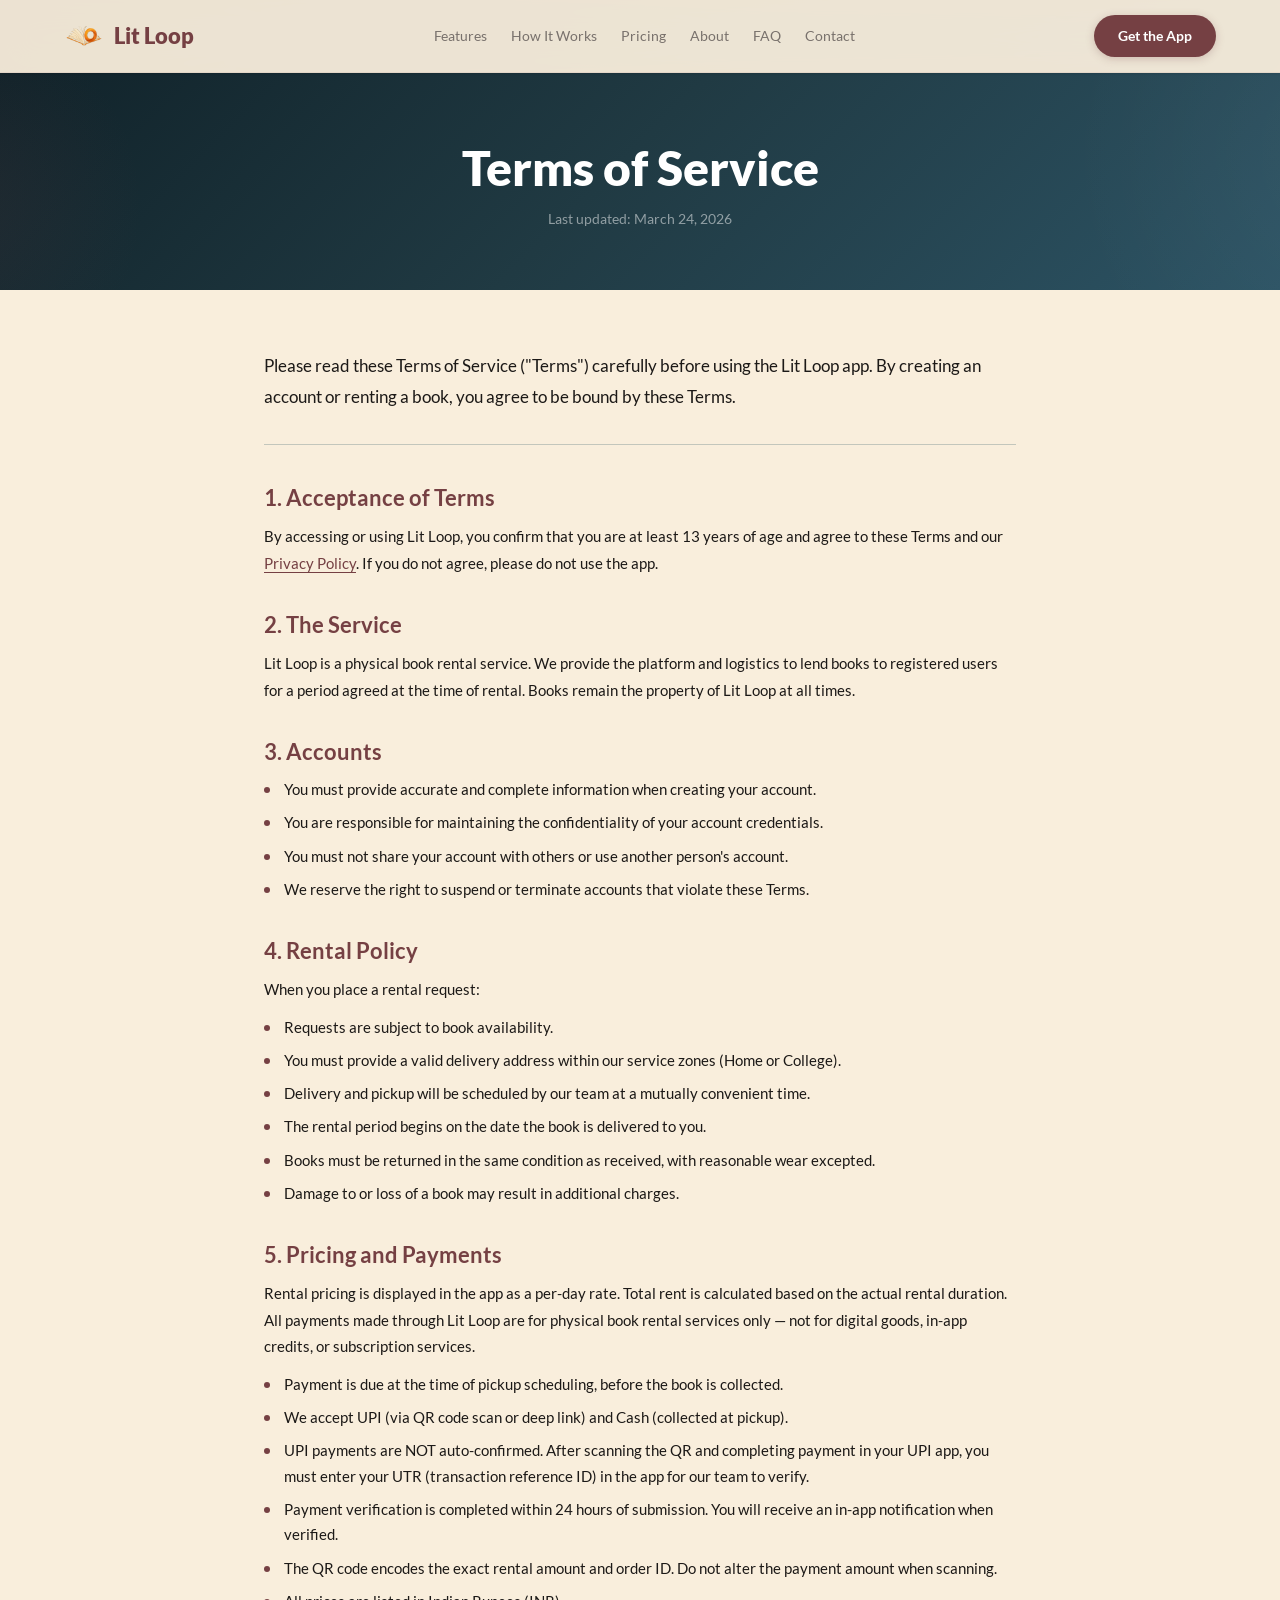
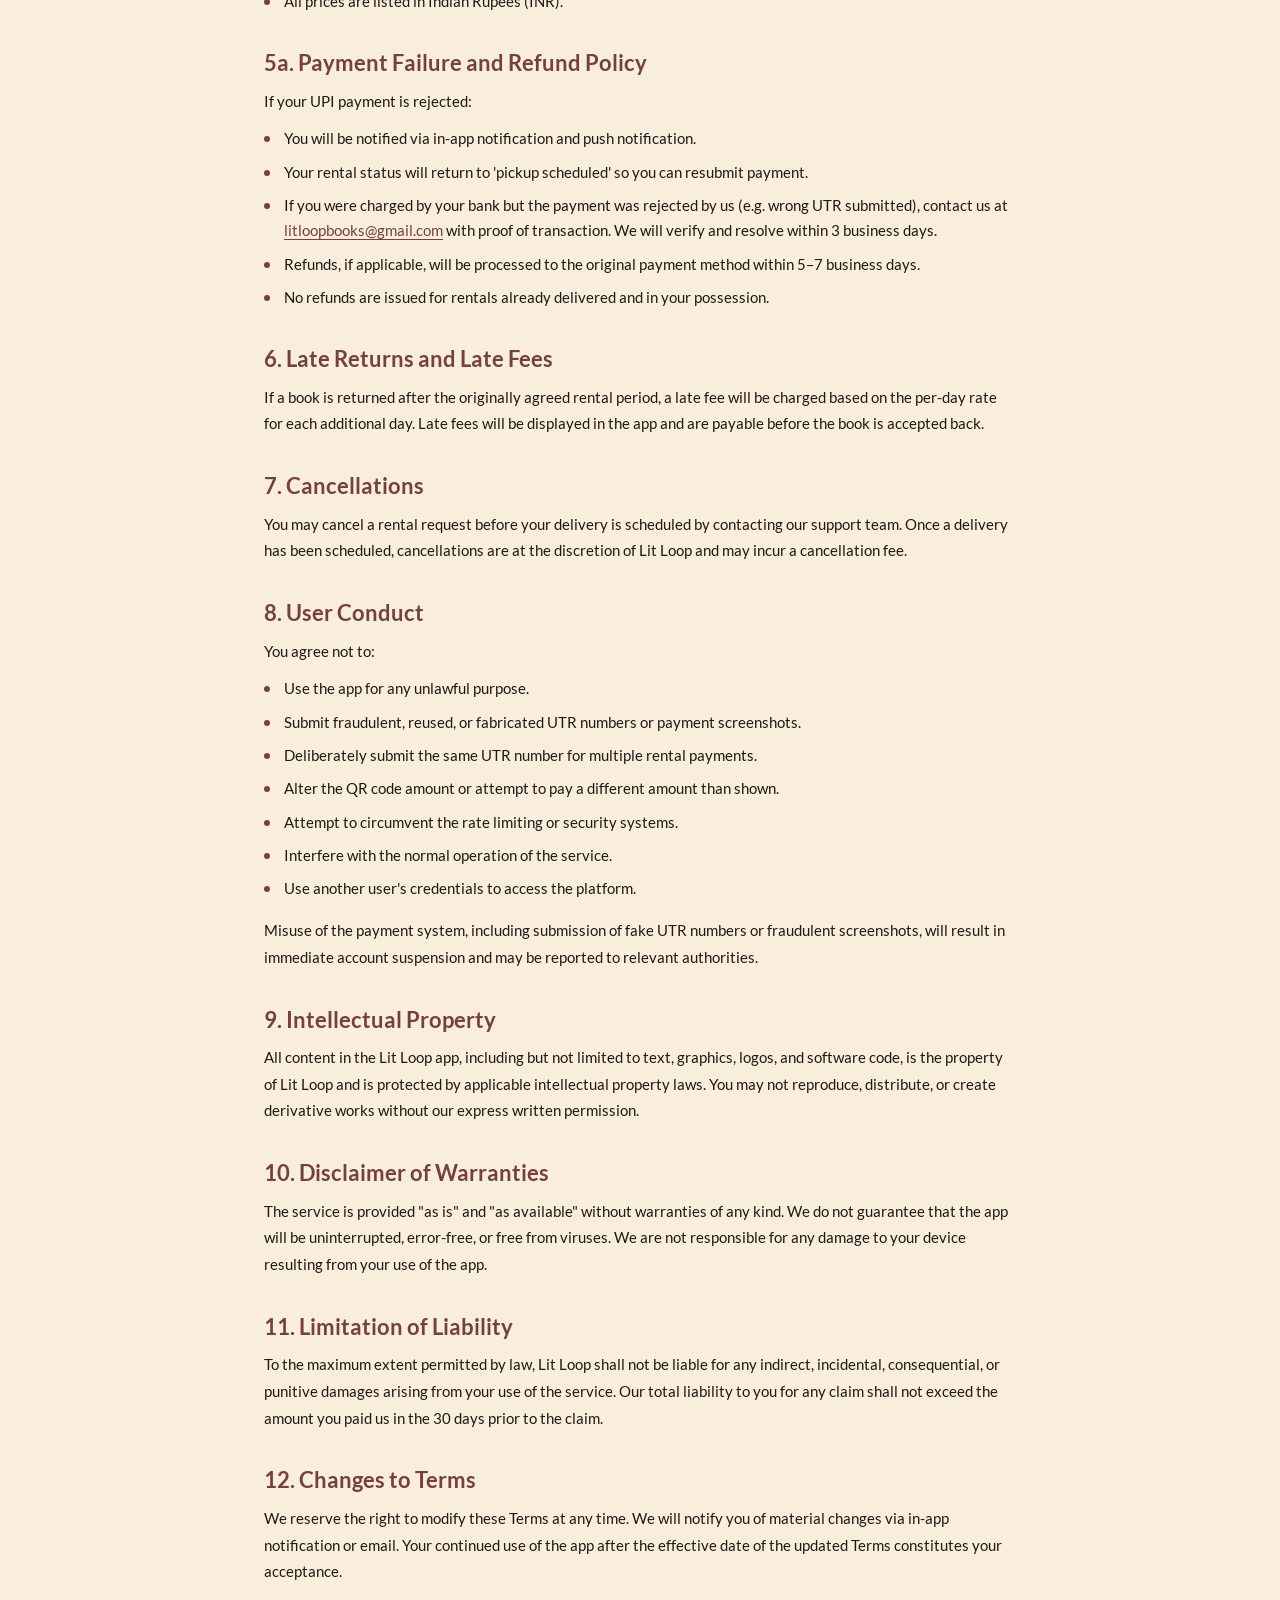
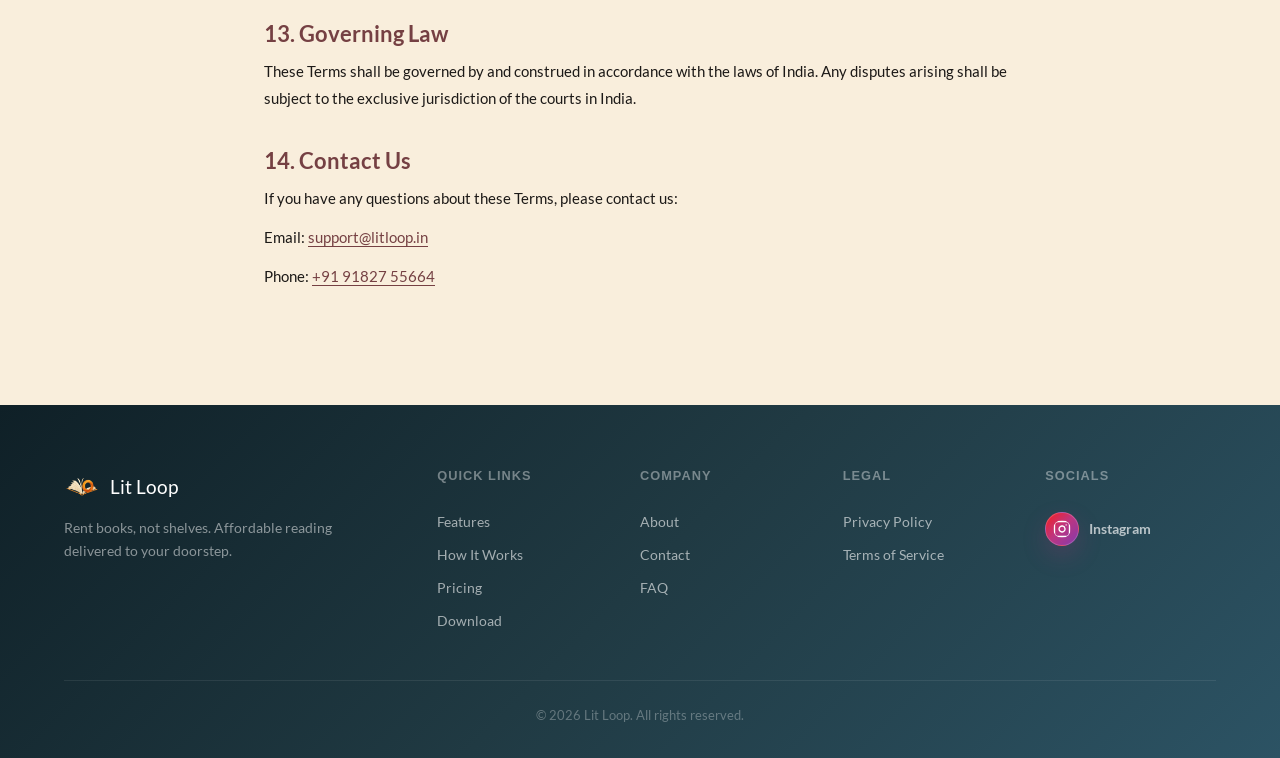
<file: terms-of-service.html>
<!DOCTYPE html>
<html lang="en">

<head>
    <meta charset="UTF-8">
    <meta name="viewport" content="width=device-width, initial-scale=1.0">
    <title>Terms of Service — Lit Loop</title>
    <meta name="description" content="Lit Loop Terms of Service — please read before using the app.">
    <meta name="theme-color" content="#0F2027">
    <link rel="canonical" href="https://litloop.in/terms-of-service.html">
    <link rel="icon" type="image/png" href="./assets/icon.png">
    <link rel="stylesheet" href="./style.css">
    <link rel="stylesheet" href="./legal.css">
</head>

<body class="legal-page">
    <!-- Navigation -->
    <nav class="navbar scrolled">
        <div class="nav-container">
            <a href="./index.html" class="nav-logo">
                <img src="./assets/icon.png" alt="Lit Loop" class="nav-logo-img">
                <span class="nav-logo-text">Lit Loop</span>
            </a>
            <div class="nav-links">
                <a href="./index.html#features" class="nav-link">Features</a>
                <a href="./index.html#how-it-works" class="nav-link">How It Works</a>
                <a href="./index.html#pricing" class="nav-link">Pricing</a>
                <a href="./about.html" class="nav-link">About</a>
                <a href="./faq.html" class="nav-link">FAQ</a>
                <a href="./contact.html" class="nav-link">Contact</a>
            </div>
            <a href="./index.html#download" class="nav-cta-btn">Get the App</a>
            <button class="nav-mobile-toggle" id="mobileToggle" aria-label="Toggle menu">
                <span></span><span></span><span></span>
            </button>
        </div>
    </nav>

    <!-- Mobile Menu -->
    <div class="mobile-menu" id="mobileMenu">
        <a href="./index.html#features" class="mobile-link">Features</a>
        <a href="./index.html#how-it-works" class="mobile-link">How It Works</a>
        <a href="./index.html#pricing" class="mobile-link">Pricing</a>
        <a href="./about.html" class="mobile-link">About</a>
        <a href="./faq.html" class="mobile-link">FAQ</a>
        <a href="./contact.html" class="mobile-link">Contact</a>
        <a href="./index.html#download" class="mobile-link cta">Get the App</a>
    </div>

    <!-- Legal Header -->
    <section class="legal-hero">
        <div class="container">
            <h1 class="legal-title">Terms of Service</h1>
            <p class="legal-updated">Last updated: March 24, 2026</p>
        </div>
    </section>

    <!-- Content -->
    <section class="legal-content">
        <div class="container legal-container">
            <p class="legal-intro">
                Please read these Terms of Service ("Terms") carefully before using the Lit Loop app. By creating an
                account or renting a book, you agree to be bound by these Terms.
            </p>

            <div class="legal-section">
                <h2>1. Acceptance of Terms</h2>
                <p>By accessing or using Lit Loop, you confirm that you are at least 13 years of age and agree to these
                    Terms and our <a href="./privacy-policy.html">Privacy Policy</a>. If you do not agree, please do not
                    use the app.</p>
            </div>

            <div class="legal-section">
                <h2>2. The Service</h2>
                <p>Lit Loop is a physical book rental service. We provide the platform and logistics to lend books to
                    registered users for a period agreed at the time of rental. Books remain the property of Lit Loop at
                    all times.</p>
            </div>

            <div class="legal-section">
                <h2>3. Accounts</h2>
                <ul>
                    <li>You must provide accurate and complete information when creating your account.</li>
                    <li>You are responsible for maintaining the confidentiality of your account credentials.</li>
                    <li>You must not share your account with others or use another person's account.</li>
                    <li>We reserve the right to suspend or terminate accounts that violate these Terms.</li>
                </ul>
            </div>

            <div class="legal-section">
                <h2>4. Rental Policy</h2>
                <p>When you place a rental request:</p>
                <ul>
                    <li>Requests are subject to book availability.</li>
                    <li>You must provide a valid delivery address within our service zones (Home or College).</li>
                    <li>Delivery and pickup will be scheduled by our team at a mutually convenient time.</li>
                    <li>The rental period begins on the date the book is delivered to you.</li>
                    <li>Books must be returned in the same condition as received, with reasonable wear excepted.</li>
                    <li>Damage to or loss of a book may result in additional charges.</li>
                </ul>
            </div>

            <div class="legal-section">
                <h2>5. Pricing and Payments</h2>
                <p>Rental pricing is displayed in the app as a per-day rate. Total rent is calculated based on the
                    actual rental duration. All payments made through Lit Loop are for physical book rental services
                    only — not for digital goods, in-app credits, or subscription services.</p>
                <ul>
                    <li>Payment is due at the time of pickup scheduling, before the book is collected.</li>
                    <li>We accept UPI (via QR code scan or deep link) and Cash (collected at pickup).</li>
                    <li>UPI payments are NOT auto-confirmed. After scanning the QR and completing payment in your UPI
                        app, you must enter your UTR (transaction reference ID) in the app for our team to verify.</li>
                    <li>Payment verification is completed within 24 hours of submission. You will receive an in-app
                        notification when verified.</li>
                    <li>The QR code encodes the exact rental amount and order ID. Do not alter the payment amount when
                        scanning.</li>
                    <li>All prices are listed in Indian Rupees (INR).</li>
                </ul>
            </div>

            <div class="legal-section">
                <h2>5a. Payment Failure and Refund Policy</h2>
                <p>If your UPI payment is rejected:</p>
                <ul>
                    <li>You will be notified via in-app notification and push notification.</li>
                    <li>Your rental status will return to 'pickup scheduled' so you can resubmit payment.</li>
                    <li>If you were charged by your bank but the payment was rejected by us (e.g. wrong UTR submitted),
                        contact us at <a href="mailto:litloopbooks@gmail.com">litloopbooks@gmail.com</a> with proof of
                        transaction. We will verify and resolve within 3 business days.</li>
                    <li>Refunds, if applicable, will be processed to the original payment method within 5–7 business
                        days.</li>
                    <li>No refunds are issued for rentals already delivered and in your possession.</li>
                </ul>
            </div>

            <div class="legal-section">
                <h2>6. Late Returns and Late Fees</h2>
                <p>If a book is returned after the originally agreed rental period, a late fee will be charged based on
                    the per-day rate for each additional day. Late fees will be displayed in the app and are payable
                    before the book is accepted back.</p>
            </div>

            <div class="legal-section">
                <h2>7. Cancellations</h2>
                <p>You may cancel a rental request before your delivery is scheduled by contacting our support team.
                    Once a delivery has been scheduled, cancellations are at the discretion of Lit Loop and may incur a
                    cancellation fee.</p>
            </div>

            <div class="legal-section">
                <h2>8. User Conduct</h2>
                <p>You agree not to:</p>
                <ul>
                    <li>Use the app for any unlawful purpose.</li>
                    <li>Submit fraudulent, reused, or fabricated UTR numbers or payment screenshots.</li>
                    <li>Deliberately submit the same UTR number for multiple rental payments.</li>
                    <li>Alter the QR code amount or attempt to pay a different amount than shown.</li>
                    <li>Attempt to circumvent the rate limiting or security systems.</li>
                    <li>Interfere with the normal operation of the service.</li>
                    <li>Use another user's credentials to access the platform.</li>
                </ul>
                <p>Misuse of the payment system, including submission of fake UTR numbers or fraudulent screenshots,
                    will result in immediate account suspension and may be reported to relevant authorities.</p>
            </div>

            <div class="legal-section">
                <h2>9. Intellectual Property</h2>
                <p>All content in the Lit Loop app, including but not limited to text, graphics, logos, and software
                    code, is the property of Lit Loop and is protected by applicable intellectual property laws. You may
                    not reproduce, distribute, or create derivative works without our express written permission.</p>
            </div>

            <div class="legal-section">
                <h2>10. Disclaimer of Warranties</h2>
                <p>The service is provided "as is" and "as available" without warranties of any kind. We do not
                    guarantee that the app will be uninterrupted, error-free, or free from viruses. We are not
                    responsible for any damage to your device resulting from your use of the app.</p>
            </div>

            <div class="legal-section">
                <h2>11. Limitation of Liability</h2>
                <p>To the maximum extent permitted by law, Lit Loop shall not be liable for any indirect, incidental,
                    consequential, or punitive damages arising from your use of the service. Our total liability to you
                    for any claim shall not exceed the amount you paid us in the 30 days prior to the claim.</p>
            </div>

            <div class="legal-section">
                <h2>12. Changes to Terms</h2>
                <p>We reserve the right to modify these Terms at any time. We will notify you of material changes via
                    in-app notification or email. Your continued use of the app after the effective date of the updated
                    Terms constitutes your acceptance.</p>
            </div>

            <div class="legal-section">
                <h2>13. Governing Law</h2>
                <p>These Terms shall be governed by and construed in accordance with the laws of India. Any disputes
                    arising shall be subject to the exclusive jurisdiction of the courts in India.</p>
            </div>

            <div class="legal-section">
                <h2>14. Contact Us</h2>
                <p>If you have any questions about these Terms, please contact us:</p>
                <p>Email: <a href="mailto:support@litloop.in">support@litloop.in</a></p>
                <p>Phone: <a href="tel:+919182755664">+91 91827 55664</a></p>
            </div>
        </div>
    </section>

    <!-- Footer -->
    <footer class="footer">
        <div class="container">
            <div class="footer-grid">
                <div class="footer-brand">
                    <div class="footer-logo">
                        <img src="./assets/icon.png" alt="Lit Loop" class="footer-logo-img">
                        <span class="footer-logo-text">Lit Loop</span>
                    </div>
                    <p class="footer-tagline">Rent books, not shelves. Affordable reading delivered to your doorstep.
                    </p>
                </div>
                <div class="footer-col">
                    <h4 class="footer-heading">Quick Links</h4>
                    <a href="./index.html#features" class="footer-link">Features</a>
                    <a href="./index.html#how-it-works" class="footer-link">How It Works</a>
                    <a href="./index.html#pricing" class="footer-link">Pricing</a>
                    <a href="./index.html#download" class="footer-link">Download</a>
                </div>
                <div class="footer-col">
                    <h4 class="footer-heading">Company</h4>
                    <a href="./about.html" class="footer-link">About</a>
                    <a href="./contact.html" class="footer-link">Contact</a>
                    <a href="./faq.html" class="footer-link">FAQ</a>
                </div>
                <div class="footer-col">
                    <h4 class="footer-heading">Legal</h4>
                    <a href="./privacy-policy.html" class="footer-link">Privacy Policy</a>
                    <a href="./terms-of-service.html" class="footer-link">Terms of Service</a>
                </div>
                <div class="footer-col">
                    <h4 class="footer-heading">Socials</h4>
                    <div class="footer-socials" aria-label="Social links">
                        <a href="https://www.instagram.com/_its.lit_loop/" class="footer-social-link" target="_blank"
                            rel="noopener noreferrer" aria-label="Follow Lit Loop on Instagram">
                            <svg viewBox="0 0 24 24" fill="none" stroke="currentColor" stroke-width="1.8"
                                stroke-linecap="round" stroke-linejoin="round" aria-hidden="true">
                                <rect x="2" y="2" width="20" height="20" rx="5" ry="5" />
                                <path d="M16 11.37A4 4 0 1 1 12.63 8 4 4 0 0 1 16 11.37z" />
                                <line x1="17.5" y1="6.5" x2="17.51" y2="6.5" />
                            </svg>
                            <span>Instagram</span>
                        </a>
                    </div>
                </div>
            </div>
            <div class="footer-bottom">
                <p>&copy; 2026 Lit Loop. All rights reserved.</p>
            </div>
        </div>
    </footer>

    <script src="./script.js"></script>
</body>

</html>
</file>
<file: style.css>
/* ============================================
   LIT LOOP LANDING PAGE — STYLE SHEET
   Colors: #754043 (primary), #F9EEDC (bg), #eadbc3 (light)
   ============================================ */

/* ── Self-Hosted Lato Font ────────────────── */
@font-face {
    font-family: 'Lato';
    src: url('./assets/fonts/Lato/Lato-Thin.ttf') format('truetype');
    font-weight: 100;
    font-style: normal;
    font-display: swap;
}

@font-face {
    font-family: 'Lato';
    src: url('./assets/fonts/Lato/Lato-ThinItalic.ttf') format('truetype');
    font-weight: 100;
    font-style: italic;
    font-display: swap;
}

@font-face {
    font-family: 'Lato';
    src: url('./assets/fonts/Lato/Lato-Light.ttf') format('truetype');
    font-weight: 300;
    font-style: normal;
    font-display: swap;
}

@font-face {
    font-family: 'Lato';
    src: url('./assets/fonts/Lato/Lato-LightItalic.ttf') format('truetype');
    font-weight: 300;
    font-style: italic;
    font-display: swap;
}

@font-face {
    font-family: 'Lato';
    src: url('./assets/fonts/Lato/Lato-Regular.ttf') format('truetype');
    font-weight: 400;
    font-style: normal;
    font-display: swap;
}

@font-face {
    font-family: 'Lato';
    src: url('./assets/fonts/Lato/Lato-Italic.ttf') format('truetype');
    font-weight: 400;
    font-style: italic;
    font-display: swap;
}

@font-face {
    font-family: 'Lato';
    src: url('./assets/fonts/Lato/Lato-Bold.ttf') format('truetype');
    font-weight: 700;
    font-style: normal;
    font-display: swap;
}

@font-face {
    font-family: 'Lato';
    src: url('./assets/fonts/Lato/Lato-BoldItalic.ttf') format('truetype');
    font-weight: 700;
    font-style: italic;
    font-display: swap;
}

@font-face {
    font-family: 'Lato';
    src: url('./assets/fonts/Lato/Lato-Black.ttf') format('truetype');
    font-weight: 900;
    font-style: normal;
    font-display: swap;
}

@font-face {
    font-family: 'Lato';
    src: url('./assets/fonts/Lato/Lato-BlackItalic.ttf') format('truetype');
    font-weight: 900;
    font-style: italic;
    font-display: swap;
}

/* ── Reset & Base ────────────────────────── */
*,
*::before,
*::after {
    margin: 0;
    padding: 0;
    box-sizing: border-box;
}

:root {
    --primary: #754043;
    --primary-dark: #5c3234;
    --primary-light: #eadbc3;
    --bg: #F9EEDC;
    --bg-dark: #0F2027;
    --bg-dark-mid: #203A43;
    --bg-dark-end: #2C5364;
    --card-bg: #ffffff;
    --text: #1C1917;
    --text-secondary: #78716C;
    --text-light: #A8A29E;
    --border: #2c536443;
    --white: #FFFFFF;
    --error: #EF4444;
    --success: #22C55E;
    --shadow-sm: 0 1px 3px rgba(0, 0, 0, .06), 0 1px 2px rgba(0, 0, 0, .04);
    --shadow-md: 0 4px 12px rgba(0, 0, 0, .08);
    --shadow-lg: 0 12px 40px rgba(0, 0, 0, .12);
    --shadow-xl: 0 24px 60px rgba(0, 0, 0, .16);
    --radius: 16px;
    --radius-sm: 10px;
    --radius-xs: 6px;
    --transition: .3s cubic-bezier(.4, 0, .2, 1);
}

html {
    scroll-behavior: smooth;
    scroll-padding-top: 80px;
}

body {
    font-family: 'Lato', -apple-system, BlinkMacSystemFont, sans-serif;
    color: var(--text);
    background: var(--bg);
    line-height: 1.6;
    overflow-x: hidden;
    -webkit-font-smoothing: antialiased;
}

h1,
h2,
h3,
h4 {
    font-family: 'Lato', Georgia, sans-serif;
    font-weight: 900;
    line-height: 1.15;
}

a {
    text-decoration: none;
    color: inherit;
}

img {
    display: block;
    max-width: 100%;
}

.container {
    max-width: 1200px;
    margin: 0 auto;
    padding: 0 24px;
}

/* ── Navbar ──────────────────────────────── */
.navbar {
    position: fixed;
    top: 0;
    left: 0;
    right: 0;
    z-index: 1000;
    background: rgba(249, 238, 220, .82);
    backdrop-filter: blur(16px) saturate(180%);
    -webkit-backdrop-filter: blur(16px) saturate(180%);
    border-bottom: 1px solid rgba(117, 64, 67, .08);
    transition: var(--transition);
}

.navbar.scrolled {
    background: rgba(249, 238, 220, .95);
    box-shadow: var(--shadow-sm);
}

.nav-container {
    max-width: 1200px;
    margin: 0 auto;
    padding: 0 24px;
    display: flex;
    align-items: center;
    justify-content: space-between;
    height: 72px;
}

.nav-logo {
    display: flex;
    align-items: center;
    gap: 10px;
}

.nav-logo-img {
    width: 40px;
    height: 40px;
    border-radius: 10px;
}

.nav-logo-text {
    font-family: 'Lato', sans-serif;
    font-weight: 900;
    font-size: 1.35rem;
    color: var(--primary);
}

.nav-links {
    display: flex;
    gap: 24px;
}

.nav-link {
    font-size: .9rem;
    font-weight: 500;
    color: var(--text-secondary);
    transition: color var(--transition);
    position: relative;
}

.nav-link::after {
    content: '';
    position: absolute;
    bottom: -4px;
    left: 0;
    width: 0;
    height: 2px;
    background: var(--primary);
    border-radius: 1px;
    transition: width var(--transition);
}

.nav-link:hover,
.nav-link.active {
    color: var(--primary);
}

.nav-link:hover::after,
.nav-link.active::after {
    width: 100%;
}

.nav-cta-btn {
    display: inline-flex;
    align-items: center;
    padding: 10px 24px;
    background: var(--primary);
    color: var(--white);
    border-radius: 50px;
    font-size: .88rem;
    font-weight: 600;
    transition: all var(--transition);
    box-shadow: 0 2px 8px rgba(117, 64, 67, .25);
}

.nav-cta-btn:hover {
    background: var(--primary-dark);
    transform: translateY(-1px);
    box-shadow: 0 4px 16px rgba(117, 64, 67, .35);
}

.nav-mobile-toggle {
    display: none;
    flex-direction: column;
    gap: 5px;
    background: none;
    border: none;
    cursor: pointer;
    padding: 6px;
}

.nav-mobile-toggle span {
    display: block;
    width: 22px;
    height: 2px;
    background: var(--text);
    border-radius: 2px;
    transition: var(--transition);
}

.mobile-menu {
    display: none;
    position: fixed;
    top: 72px;
    left: 0;
    right: 0;
    background: rgba(249, 238, 220, .98);
    backdrop-filter: blur(16px);
    padding: 24px;
    flex-direction: column;
    gap: 16px;
    z-index: 999;
    border-bottom: 1px solid var(--border);
    transform: translateY(-10px);
    opacity: 0;
    transition: all .25s ease;
}

.mobile-menu.open {
    display: flex;
    transform: translateY(0);
    opacity: 1;
}

.mobile-link {
    font-size: 1rem;
    font-weight: 500;
    color: var(--text);
    padding: 12px 0;
    border-bottom: 1px solid var(--border);
}

.mobile-link.active {
    color: var(--primary);
    font-weight: 700;
}

.mobile-link.cta {
    background: var(--primary);
    color: var(--white);
    text-align: center;
    padding: 14px;
    border-radius: 12px;
    border: none;
    margin-top: 8px;
}

/* ── Hero ─────────────────────────────────── */
.hero {
    position: relative;
    padding: 140px 0 80px;
    overflow: hidden;
    min-height: 100vh;
    display: flex;
    background: linear-gradient(135deg, var(--bg-dark) 0%, var(--bg-dark-mid) 50%, var(--bg-dark-end) 100%);
    align-items: center;
}

.hero-bg-shapes {
    position: absolute;
    inset: 0;
    pointer-events: none;
    overflow: hidden;
}

.shape {
    position: absolute;
    border-radius: 50%;
    opacity: .12;
}

.shape-1 {
    width: 600px;
    height: 600px;
    background: radial-gradient(circle, var(--primary) 0%, transparent 70%);
    top: -200px;
    right: -100px;
    animation: float 8s ease-in-out infinite;
}

.shape-2 {
    width: 400px;
    height: 400px;
    background: radial-gradient(circle, #c2956a 0%, transparent 70%);
    bottom: -100px;
    left: -100px;
    animation: float 10s ease-in-out infinite reverse;
}

.shape-3 {
    width: 250px;
    height: 250px;
    background: radial-gradient(circle, var(--primary) 0%, transparent 70%);
    top: 40%;
    left: 30%;
    animation: float 12s ease-in-out infinite;
}

@keyframes float {

    0%,
    100% {
        transform: translateY(0) scale(1);
    }

    50% {
        transform: translateY(-30px) scale(1.05);
    }
}

.hero-container {
    max-width: 1200px;
    margin: 0 auto;
    padding: 0 24px;
    display: grid;
    grid-template-columns: 1fr 1fr;
    gap: 60px;
    align-items: center;
}

.hero-badge {
    display: inline-flex;
    align-items: center;
    padding: 8px 18px;
    background: rgba(234, 219, 195, .12);
    border: 1px solid rgba(234, 219, 195, .2);
    border-radius: 50px;
    font-size: .85rem;
    font-weight: 500;
    color: var(--primary-light);
    margin-bottom: 24px;
    animation: fadeInUp .6s ease .1s both;
}

.hero-title {
    font-size: 4rem;
    color: var(--white);
    margin-bottom: 20px;
    animation: fadeInUp .6s ease .2s both;
}

.hero-title-accent {
    color: var(--primary-light);
    font-style: italic;
}

.hero-subtitle {
    font-size: 1.15rem;
    color: rgba(255, 255, 255, .7);
    line-height: 1.7;
    margin-bottom: 32px;
    max-width: 500px;
    animation: fadeInUp .6s ease .3s both;
}

.hero-actions {
    display: flex;
    gap: 16px;
    flex-wrap: wrap;
    margin-bottom: 48px;
    animation: fadeInUp .6s ease .4s both;
}

/* ── Buttons ──────────────────────────────── */
.btn {
    display: inline-flex;
    align-items: center;
    gap: 10px;
    padding: 14px 30px;
    border-radius: 50px;
    font-size: .95rem;
    font-weight: 600;
    font-family: 'Lato', sans-serif;
    cursor: pointer;
    transition: all var(--transition);
    border: none;
}

.btn-primary {
    background: var(--primary);
    color: var(--white);
    box-shadow: 0 4px 16px rgba(117, 64, 67, .3);
}

.btn-primary:hover {
    background: var(--primary-dark);
    transform: translateY(-2px);
    box-shadow: 0 6px 24px rgba(117, 64, 67, .4);
}

.btn-outline {
    background: transparent;
    color: var(--white);
    border: 2px solid rgba(255, 255, 255, .25);
}

.btn-outline:hover {
    border-color: var(--white);
    background: rgba(255, 255, 255, .08);
}

.btn-full {
    width: 100%;
    justify-content: center;
}

.btn-icon,
.btn-icon-right {
    width: 18px;
    height: 18px;
    flex-shrink: 0;
}

/* ── Hero Stats ───────────────────────────── */
.hero-stats {
    display: flex;
    align-items: center;
    gap: 24px;
    animation: fadeInUp .6s ease .5s both;
}

.stat {
    text-align: center;
    padding: 0 8px;
}

.stat-number {
    display: inline;
    font-family: 'Lato', sans-serif;
    font-weight: 900;
    font-size: 2rem;
    color: var(--primary-light);
    line-height: 1;
}

.stat-plus {
    font-family: 'Lato', sans-serif;
    font-weight: 900;
    font-size: 2rem;
    color: var(--primary-light);
    line-height: 1;
}

.stat-label {
    display: block;
    font-size: .78rem;
    color: rgba(255, 255, 255, .5);
    margin-top: 6px;
}

.stat-divider {
    width: 1px;
    height: 40px;
    background: rgba(255, 255, 255, .15);
}

/* ── Phone Mockup ─────────────────────────── */
.hero-visual {
    position: relative;
    display: flex;
    justify-content: center;
    animation: fadeInUp .8s ease .3s both;
}

.phone-mockup {
    position: relative;
    z-index: 2;
}

.phone-frame {
    width: 280px;
    height: 570px;
    background: var(--bg-dark);
    border-radius: 36px;
    padding: 12px;
    box-shadow: var(--shadow-xl), 0 0 0 2px rgba(255, 255, 255, .1) inset;
    position: relative;
    overflow: hidden;
}

.phone-notch {
    position: absolute;
    top: 8px;
    left: 50%;
    transform: translateX(-50%);
    width: 100px;
    height: 28px;
    background: var(--bg-dark);
    border-radius: 0 0 16px 16px;
    z-index: 5;
}

.phone-screen {
    width: 100%;
    height: 100%;
    background: var(--bg);
    border-radius: 26px;
    overflow: hidden;
    padding: 44px 16px 0;
    display: flex;
    flex-direction: column;
}

.mock-header {
    margin-bottom: 20px;
}

.mock-greeting {
    display: block;
    font-size: .65rem;
    color: var(--text-light);
    margin-bottom: 2px;
}

.mock-title {
    display: block;
    font-family: 'Lato', sans-serif;
    font-weight: 900;
    font-size: 1.15rem;
    color: var(--text);
}

.mock-section {
    margin-bottom: 16px;
}

.mock-section-title {
    display: block;
    font-size: .7rem;
    font-weight: 600;
    color: var(--text);
    margin-bottom: 8px;
}

.mock-cards {
    display: flex;
    gap: 8px;
}

.mock-card {
    width: 72px;
    height: 100px;
    border-radius: 8px;
    flex-shrink: 0;
    box-shadow: var(--shadow-sm);
}

.mock-tab-bar {
    margin-top: auto;
    display: flex;
    justify-content: space-around;
    padding: 10px 0 8px;
    border-top: 1px solid var(--border);
    background: var(--bg);
}

.mock-tab {
    text-align: center;
    opacity: .4;
}

.mock-tab.active {
    opacity: 1;
}

.mock-tab-icon {
    font-size: .9rem;
}

.mock-tab-label {
    font-size: .5rem;
    font-weight: 500;
    margin-top: 2px;
}

/* ── Floating Cards ───────────────────────── */
.floating-card {
    position: absolute;
    display: flex;
    align-items: center;
    gap: 10px;
    background: var(--white);
    padding: 12px 18px;
    border-radius: 14px;
    box-shadow: var(--shadow-lg);
    z-index: 3;
}

.floating-card-1 {
    top: 15%;
    right: -30px;
    animation: floatCard 4s ease-in-out infinite;
}

.floating-card-2 {
    bottom: 20%;
    left: -20px;
    animation: floatCard 5s ease-in-out infinite .5s;
}

@keyframes floatCard {

    0%,
    100% {
        transform: translateY(0);
    }

    50% {
        transform: translateY(-10px);
    }
}

.floating-emoji {
    font-size: 1.5rem;
}

.floating-title {
    display: block;
    font-size: .8rem;
    font-weight: 600;
    color: var(--text);
}

.floating-sub {
    display: block;
    font-size: .7rem;
    color: var(--text-light);
}

/* ── Section Common ──────────────────────── */
.section-header {
    text-align: center;
    margin-bottom: 56px;
}

.section-tag {
    display: inline-block;
    padding: 6px 16px;
    background: rgba(117, 64, 67, .08);
    color: var(--primary);
    border-radius: 50px;
    font-size: .8rem;
    font-weight: 600;
    text-transform: uppercase;
    letter-spacing: .5px;
    margin-bottom: 16px;
}

.section-title {
    font-size: 2.6rem;
    color: var(--text);
    margin-bottom: 12px;
}

.section-subtitle {
    font-size: 1.05rem;
    color: var(--text-secondary);
    max-width: 520px;
    margin: 0 auto;
}

/* ── Features ─────────────────────────────── */
.features {
    padding: 100px 0;
    background: var(--white);
}

.features-grid {
    display: grid;
    grid-template-columns: repeat(3, 1fr);
    gap: 24px;
}

.feature-card {
    background: var(--bg);
    border-radius: var(--radius);
    padding: 36px 28px;
    transition: all var(--transition);
    border: 1px solid transparent;
}

.feature-card:hover {
    transform: translateY(-6px);
    box-shadow: var(--shadow-lg);
    border-color: rgba(117, 64, 67, .1);
}

.feature-icon-wrap {
    width: 56px;
    height: 56px;
    background: rgba(117, 64, 67, .08);
    border-radius: 14px;
    display: flex;
    align-items: center;
    justify-content: center;
    margin-bottom: 20px;
    transition: var(--transition);
}

.feature-card:hover .feature-icon-wrap {
    background: var(--primary);
    transform: scale(1.05);
}

.feature-card:hover .feature-icon {
    filter: brightness(10);
}

.feature-icon {
    font-size: 1.5rem;
    transition: var(--transition);
}

.feature-icon-svg {
    width: 28px;
    height: 28px;
    stroke: var(--primary);
    transition: var(--transition);
}

.feature-card:hover .feature-icon-svg {
    stroke: var(--white);
}

.step-icon-svg {
    width: 48px;
    height: 48px;
    stroke: var(--primary);
}

.feature-title {
    font-size: 1.25rem;
    color: var(--text);
    margin-bottom: 8px;
}

.feature-desc {
    font-size: .9rem;
    color: var(--text-secondary);
    line-height: 1.6;
}

/* ── How It Works ─────────────────────────── */
.how-it-works {
    padding: 100px 0;
    background: var(--bg);
}

.steps-row {
    display: flex;
    align-items: center;
    justify-content: center;
    gap: 16px;
}

.step-card {
    background: var(--white);
    border-radius: var(--radius);
    padding: 40px 32px;
    text-align: center;
    flex: 1;
    max-width: 300px;
    border: 1px solid var(--border);
    transition: all var(--transition);
    position: relative;
}

.step-card:hover {
    transform: translateY(-6px);
    box-shadow: var(--shadow-lg);
    border-color: rgba(117, 64, 67, .15);
}

.step-number {
    position: absolute;
    top: -16px;
    left: 50%;
    transform: translateX(-50%);
    width: 34px;
    height: 34px;
    background: var(--primary);
    color: var(--white);
    border-radius: 50%;
    display: flex;
    align-items: center;
    justify-content: center;
    font-weight: 700;
    font-size: .85rem;
    box-shadow: 0 4px 12px rgba(117, 64, 67, .3);
}

.step-icon {
    font-size: 2.5rem;
    margin-bottom: 16px;
}

.step-title {
    font-size: 1.15rem;
    color: var(--text);
    margin-bottom: 8px;
}

.step-desc {
    font-size: .88rem;
    color: var(--text-secondary);
    line-height: 1.6;
}

.step-connector {
    width: 60px;
    flex-shrink: 0;
    opacity: .4;
}

/* ── Pricing ──────────────────────────────── */
.pricing {
    padding: 100px 0;
    background: var(--white);
}

.pricing-card-wrapper {
    display: flex;
    justify-content: center;
}

.pricing-card {
    background: var(--bg);
    border-radius: 24px;
    padding: 48px 40px;
    max-width: 440px;
    width: 100%;
    border: 2px solid rgba(117, 64, 67, .1);
    text-align: center;
    transition: all var(--transition);
}

.pricing-card:hover {
    transform: translateY(-4px);
    box-shadow: var(--shadow-lg);
    border-color: var(--primary);
}

.pricing-header {
    margin-bottom: 32px;
}

.pricing-label {
    font-size: .85rem;
    font-weight: 600;
    color: var(--primary);
    text-transform: uppercase;
    letter-spacing: .5px;
}

.pricing-amount {
    display: flex;
    align-items: baseline;
    justify-content: center;
    gap: 4px;
    margin-top: 12px;
}

.pricing-rupee {
    font-size: 1.8rem;
    color: var(--text);
    font-weight: 300;
}

.pricing-value {
    font-family: 'Lato', sans-serif;
    font-size: 4.5rem;
    color: var(--primary);
    line-height: 1;
}

.pricing-period {
    font-size: 1rem;
    color: var(--text-light);
    margin-left: 4px;
}

.pricing-features {
    list-style: none;
    text-align: left;
    margin-bottom: 32px;
}

.pricing-features li {
    padding: 12px 0;
    border-bottom: 1px solid var(--border);
    font-size: .92rem;
    color: var(--text);
    display: flex;
    align-items: center;
    gap: 10px;
}

.check {
    color: var(--success);
    font-weight: 700;
    font-size: 1.1rem;
}

/* ── Download CTA ─────────────────────────── */
.download {
    padding: 100px 0;
    background: var(--bg);
}

.download-card {
    background: linear-gradient(135deg, var(--bg-dark) 0%, var(--bg-dark-mid) 50%, var(--bg-dark-end) 100%);
    border-radius: 28px;
    padding: 64px;
    display: flex;
    align-items: center;
    justify-content: space-between;
    gap: 48px;
    overflow: hidden;
    position: relative;
}

.download-card::before {
    content: '';
    position: absolute;
    top: -50%;
    right: -20%;
    width: 500px;
    height: 500px;
    background: radial-gradient(circle, rgba(255, 255, 255, .08) 0%, transparent 70%);
    border-radius: 50%;
}

.download-content {
    position: relative;
    z-index: 1;
    flex: 1;
}

.download-title {
    font-size: 2.5rem;
    color: var(--white);
    margin-bottom: 12px;
}

.download-subtitle {
    font-size: 1.05rem;
    color: rgba(255, 255, 255, .75);
    margin-bottom: 32px;
    max-width: 400px;
}

.download-buttons {
    display: flex;
    gap: 16px;
    flex-wrap: wrap;
    margin-bottom: 16px;
}

.store-badge {
    display: inline-flex;
    align-items: center;
    gap: 12px;
    background: rgba(255, 255, 255, .12);
    border: 1px solid rgba(255, 255, 255, .2);
    padding: 12px 24px;
    border-radius: 14px;
    color: var(--white);
    transition: all var(--transition);
}

.store-badge:hover {
    background: rgba(255, 255, 255, .2);
    transform: translateY(-2px);
}

.store-icon {
    width: 28px;
    height: 28px;
}

.store-small {
    display: block;
    font-size: .6rem;
    font-weight: 500;
    text-transform: uppercase;
    letter-spacing: 1px;
    opacity: .8;
}

.store-name {
    display: block;
    font-size: 1.1rem;
    font-weight: 600;
}

.download-note {
    font-size: .8rem;
    color: rgba(255, 255, 255, .5);
    font-style: italic;
}

/* ── Coming Soon Badge ───────────────────── */
.coming-soon-badge {
    display: inline-flex;
    align-items: center;
    padding: 8px 20px;
    background: rgba(117, 64, 67, .2);
    border: 1px solid rgba(117, 64, 67, .4);
    border-radius: 50px;
    font-size: .85rem;
    font-weight: 600;
    color: var(--primary-light);
    margin-bottom: 20px;
    animation: pulseGlow 2.5s ease-in-out infinite;
}

@keyframes pulseGlow {

    0%,
    100% {
        box-shadow: 0 0 8px rgba(117, 64, 67, .2);
    }

    50% {
        box-shadow: 0 0 20px rgba(117, 64, 67, .5), 0 0 40px rgba(117, 64, 67, .15);
    }
}

/* ── Notify Form ─────────────────────────── */
.store-badge-disabled {
    opacity: .7;
    cursor: default;
    pointer-events: none;
}

.download-visual {
    position: relative;
    z-index: 1;
}

.download-logo {
    width: 180px;
    height: 180px;
    border-radius: 32px;
    box-shadow: 0 16px 48px rgba(0, 0, 0, .3);
    animation: floatCard 4s ease-in-out infinite;
}

/* ── Footer ───────────────────────────────── */
.footer {
    background: linear-gradient(135deg, var(--bg-dark) 0%, var(--bg-dark-mid) 50%, var(--bg-dark-end) 100%);
    padding: 64px 0 32px;
    color: rgba(255, 255, 255, .7);
}

.footer-grid {
    display: grid;
    grid-template-columns: 2fr 1fr 1fr 1fr 1fr;
    gap: 32px;
    margin-bottom: 48px;
}

.footer-logo {
    display: flex;
    align-items: center;
    gap: 10px;
    margin-bottom: 12px;
}

.footer-logo-img {
    width: 36px;
    height: 36px;
    border-radius: 8px;
}

.footer-logo-text {
    font-family: 'Lato', sans-serif;
    font-size: 1.2rem;
    color: var(--white);
}

.footer-tagline {
    font-size: .88rem;
    line-height: 1.6;
    color: rgba(255, 255, 255, .5);
    max-width: 280px;
}

.footer-socials {
    display: flex;
    align-items: center;
    gap: 12px;
}

.footer-social-link {
    display: inline-flex;
    align-items: center;
    gap: 10px;
    padding: 2px 0;
    font-size: .88rem;
    font-weight: 700;
    color: rgba(255, 255, 255, .68);
    transition: color var(--transition), transform var(--transition);
}

.footer-social-link svg {
    width: 34px;
    height: 34px;
    padding: 7px;
    flex-shrink: 0;
    stroke: currentColor;
    color: var(--white);
    background:
        linear-gradient(135deg, rgba(253, 29, 29, .95), rgba(193, 53, 132, .95) 48%, rgba(131, 58, 180, .95)),
        var(--primary);
    border: 1px solid rgba(255, 255, 255, .18);
    border-radius: 50%;
    box-shadow: 0 10px 24px rgba(193, 53, 132, .22);
    transition: box-shadow var(--transition), filter var(--transition);
}

.footer-social-link:hover {
    color: var(--white);
    transform: translateY(-2px);
}

.footer-social-link:hover svg {
    box-shadow: 0 14px 34px rgba(193, 53, 132, .34);
    filter: saturate(1.12) brightness(1.05);
}

.footer-heading {
    font-family: 'Inter', sans-serif;
    font-size: .8rem;
    font-weight: 600;
    text-transform: uppercase;
    letter-spacing: 1px;
    color: rgba(255, 255, 255, .4);
    margin-bottom: 16px;
}

.footer-col {
    display: flex;
    flex-direction: column;
    gap: 10px;
}

.footer-link {
    font-size: .9rem;
    color: rgba(255, 255, 255, .6);
    transition: color var(--transition);
}

.footer-link:hover {
    color: var(--white);
}

.footer-bottom {
    border-top: 1px solid rgba(255, 255, 255, .08);
    padding-top: 24px;
    text-align: center;
    font-size: .8rem;
    color: rgba(255, 255, 255, .3);
}

/* ── Animations ──────────────────────────── */
@keyframes fadeInUp {
    from {
        opacity: 0;
        transform: translateY(24px);
    }

    to {
        opacity: 1;
        transform: translateY(0);
    }
}

.reveal {
    opacity: 0;
    transform: translateY(30px);
    transition: all .7s cubic-bezier(.4, 0, .2, 1);
}

.reveal.visible {
    opacity: 1;
    transform: translateY(0);
}

/* ── Responsive ──────────────────────────── */
@media (max-width: 1024px) {
    .hero-container {
        grid-template-columns: 1fr;
        text-align: center;
        gap: 48px;
    }

    .hero-subtitle {
        margin: 0 auto 32px;
    }

    .hero-actions {
        justify-content: center;
    }

    .hero-stats {
        justify-content: center;
    }

    .hero-title {
        font-size: 3.2rem;
    }

    .features-grid {
        grid-template-columns: repeat(2, 1fr);
    }

    .footer-grid {
        grid-template-columns: 1fr 1fr;
    }
}

@media (max-width: 768px) {

    .nav-links,
    .nav-cta-btn {
        display: none;
    }

    .nav-mobile-toggle {
        display: flex;
    }

    .hero {
        padding: 120px 0 60px;
        min-height: auto;
    }

    .hero-title {
        font-size: 2.5rem;
    }

    .hero-subtitle {
        font-size: 1rem;
    }

    .features,
    .how-it-works,
    .pricing,
    .download {
        padding: 72px 0;
    }

    .section-title {
        font-size: 2rem;
    }

    .features-grid {
        grid-template-columns: 1fr;
    }

    .steps-row {
        flex-direction: column;
        gap: 32px;
    }

    .step-connector {
        transform: rotate(90deg);
    }

    .step-card {
        max-width: 100%;
    }

    .download-card {
        flex-direction: column;
        padding: 40px 24px;
        text-align: center;
    }

    .download-subtitle {
        margin: 0 auto 32px;
    }

    .download-buttons {
        justify-content: center;
    }

    .footer-grid {
        grid-template-columns: 1fr;
        gap: 32px;
    }

    .floating-card {
        padding: 8px 12px;
        border-radius: 10px;
        gap: 8px;
    }

    .floating-card-1 {
        top: 10%;
        right: -10px;
    }

    .floating-card-2 {
        bottom: 15%;
        left: -10px;
    }

    .floating-emoji {
        font-size: 1.1rem;
    }

    .floating-title {
        font-size: .7rem;
    }

    .floating-sub {
        font-size: .6rem;
    }

    .phone-frame {
        width: 240px;
        height: 490px;
    }
}

@media (max-width: 480px) {
    .hero-title {
        font-size: 2rem;
    }

    .hero-actions {
        flex-direction: column;
        width: 100%;
    }

    .btn {
        justify-content: center;
        width: 100%;
    }

    .hero-stats {
        gap: 16px;
    }

    .stat-number {
        font-size: 1.5rem;
    }

    .pricing-card {
        padding: 32px 24px;
    }

    .pricing-value {
        font-size: 3.5rem;
    }
}
</file>
<file: legal.css>
/* ============================================
   LEGAL PAGES — Shared Styles
   ============================================ */

.legal-page {
    background: var(--bg);
    --faq-border: #2c536428;
    --contact-field-border: #2c536443;
    --contact-field-border-focus: var(--primary);
}

/* ── Legal Hero Header ────────────────────── */
.legal-hero {
    padding: 140px 0 60px;
    background: linear-gradient(135deg, #0F2027 0%, #203A43 50%, #2C5364 100%);
    text-align: center;
    position: relative;
    overflow: hidden;
}

.legal-hero::before {
    content: '';
    position: absolute;
    top: -50%;
    right: -30%;
    width: 600px;
    height: 600px;
    background: radial-gradient(circle, rgba(255, 255, 255, .04) 0%, transparent 70%);
    border-radius: 50%;
}

.legal-hero::after {
    content: '';
    position: absolute;
    bottom: -40%;
    left: -20%;
    width: 400px;
    height: 400px;
    background: radial-gradient(circle, rgba(117, 64, 67, .15) 0%, transparent 70%);
    border-radius: 50%;
}

.legal-title {
    font-family: 'Lato', sans-serif;
    font-size: 3rem;
    font-weight: 900;
    color: #FFFFFF;
    margin-bottom: 12px;
    position: relative;
    z-index: 1;
}

.legal-updated {
    font-size: .9rem;
    color: rgba(255, 255, 255, .5);
    position: relative;
    z-index: 1;
}

/* ── Legal Content ────────────────────────── */
.legal-content {
    padding: 60px 0 80px;
}

.legal-container {
    max-width: 800px;
}

.legal-intro {
    font-size: 1.08rem;
    color: var(--text);
    line-height: 1.8;
    margin-bottom: 40px;
    padding-bottom: 32px;
    border-bottom: 1px solid var(--border);
}

.legal-section {
    margin-bottom: 36px;
}

.legal-section h2 {
    font-family: 'Lato', sans-serif;
    font-size: 1.4rem;
    font-weight: 700;
    color: var(--primary);
    margin-bottom: 12px;
}

.legal-section p {
    font-size: .95rem;
    color: var(--text);
    line-height: 1.75;
    margin-bottom: 12px;
}

.legal-section a {
    color: var(--primary);
    text-decoration: underline;
    text-underline-offset: 3px;
    transition: color var(--transition);
}

.legal-section a:hover {
    color: var(--primary-dark);
}

.legal-section ul {
    list-style: none;
    padding: 0;
    margin: 8px 0 16px;
}

.legal-section li {
    position: relative;
    padding-left: 20px;
    font-size: .93rem;
    color: var(--text);
    line-height: 1.7;
    margin-bottom: 8px;
}

.legal-section li::before {
    content: '';
    position: absolute;
    left: 0;
    top: 10px;
    width: 6px;
    height: 6px;
    border-radius: 50%;
    background: var(--primary);
}

/* ── Contact Cards ───────────────────────── */
.contact-cards {
    display: grid;
    grid-template-columns: repeat(3, 1fr);
    gap: 20px;
    margin-bottom: 16px;
}

.contact-card {
    background: var(--card-bg, #ffffff);
    border: 1px solid var(--border);
    border-radius: 16px;
    padding: 32px 24px;
    text-align: center;
    transition: all 0.3s ease;
}

.contact-card:hover {
    transform: translateY(-4px);
    box-shadow: 0 8px 24px rgba(117, 64, 67, .1);
    border-color: rgba(117, 64, 67, .15);
}

.contact-card-icon {
    width: 56px;
    height: 56px;
    margin: 0 auto 16px;
    background: rgba(117, 64, 67, .08);
    border-radius: 14px;
    display: flex;
    align-items: center;
    justify-content: center;
    transition: all 0.3s ease;
}

.contact-card:hover .contact-card-icon {
    background: var(--primary);
}

.contact-card-icon svg {
    width: 26px;
    height: 26px;
    stroke: var(--primary);
    transition: stroke 0.3s ease;
}

.contact-card:hover .contact-card-icon svg {
    stroke: #ffffff;
}

.contact-card-title {
    font-family: 'Lato', sans-serif;
    font-size: 1.15rem;
    color: var(--heading, var(--text));
    margin-bottom: 6px;
    font-weight: 700;
}

.contact-card-desc {
    font-size: .85rem;
    color: var(--text-secondary, #78716C);
    line-height: 1.5;
    margin-bottom: 12px;
}

.contact-card-link {
    display: block;
    font-size: .93rem;
    font-weight: 600;
    color: var(--primary);
    text-decoration: none;
    margin-bottom: 4px;
}

a.contact-card-link:hover {
    text-decoration: underline;
    text-underline-offset: 3px;
}

.contact-card-note {
    display: block;
    font-size: .78rem;
    color: var(--text-light, #A8A29E);
}

/* ── Form Row ────────────────────────────── */
.form-row {
    display: grid;
    grid-template-columns: 1fr 1fr;
    gap: 16px;
}

/* ── FAQ Accordion ───────────────────────── */

.faq-item {
    border: 1px solid var(--faq-border);
    border-radius: 12px;
    margin-bottom: 12px;
    overflow: hidden;
    transition: box-shadow 0.3s ease;
}

.faq-item:hover {
    box-shadow: 0 2px 12px rgba(117, 64, 67, .08);
}

.faq-question {
    display: flex;
    align-items: center;
    justify-content: space-between;
    width: 100%;
    padding: 18px 20px;
    background: none;
    border: none;
    cursor: pointer;
    font-family: inherit;
    font-size: .97rem;
    font-weight: 600;
    color: var(--heading);
    text-align: left;
    gap: 16px;
    transition: color 0.2s;
    -webkit-tap-highlight-color: transparent;
    touch-action: manipulation;
}

.faq-question:hover {
    color: var(--primary);
}

.faq-question:focus {
    outline: none;
}

.faq-question:focus-visible {
    outline: 2px solid rgba(117, 64, 67, .45);
    outline-offset: 3px;
}

.faq-chevron {
    width: 20px;
    height: 20px;
    flex-shrink: 0;
    transition: transform 0.3s ease;
    color: var(--primary);
}

.faq-item.open .faq-chevron {
    transform: rotate(180deg);
}

.faq-answer {
    max-height: 0;
    overflow: hidden;
    transition: max-height 0.35s ease, padding 0.35s ease;
    padding: 0 20px;
}

.faq-item.open .faq-answer {
    max-height: 300px;
    padding: 0 20px 20px;
}

.faq-answer p {
    font-size: .93rem;
    color: var(--text);
    line-height: 1.75;
    margin: 0;
}

.faq-answer a {
    color: var(--primary);
    text-decoration: underline;
    text-underline-offset: 3px;
}

.faq-cta {
    text-align: center;
    margin-top: 48px;
    padding: 40px;
    background: linear-gradient(135deg, rgba(117, 64, 67, .04), rgba(117, 64, 67, .08));
    border-radius: 16px;
}

.faq-cta p {
    font-size: 1.1rem;
    font-weight: 600;
    color: var(--heading);
    margin-bottom: 16px;
}

/* ── Contact Form ────────────────────────── */
.contact-form {
    margin-top: 20px;
}

.form-group {
    margin-bottom: 20px;
}

.form-group label {
    display: block;
    font-size: .88rem;
    font-weight: 600;
    color: var(--heading);
    margin-bottom: 6px;
}

.form-group input,
.form-group select,
.form-group textarea {
    width: 100%;
    padding: 12px 16px;
    font-family: inherit;
    font-size: .93rem;
    color: var(--text);
    background: var(--bg);
    border: 1px solid var(--contact-field-border);
    border-radius: 10px;
    outline: none;
    transition: border-color 0.2s, box-shadow 0.2s;
    box-sizing: border-box;
}

.form-group input:focus,
.form-group select:focus,
.form-group textarea:focus {
    border-color: var(--contact-field-border-focus);
    box-shadow: 0 0 0 3px rgba(117, 64, 67, .1);
}

.form-group input::placeholder,
.form-group textarea::placeholder {
    color: rgba(0, 0, 0, 0.3);
}

.form-group textarea {
    resize: none;
    min-height: 120px;
}

.form-group select {
    appearance: none;
    background-image: url("data:image/svg+xml,%3Csvg xmlns='http://www.w3.org/2000/svg' width='12' height='12' viewBox='0 0 12 12'%3E%3Cpath fill='%23754043' d='M6 8L1 3h10z'/%3E%3C/svg%3E");
    background-repeat: no-repeat;
    background-position: right 14px center;
    padding-right: 36px;
}

/* ── Responsive ──────────────────────────── */
@media (max-width: 768px) {
    .legal-hero {
        padding: 120px 0 48px;
    }

    .legal-title {
        font-size: 2.2rem;
    }

    .legal-content {
        padding: 40px 0 60px;
    }

    .faq-question {
        padding: 14px 16px;
        font-size: .9rem;
    }

    .faq-answer {
        padding: 0 16px;
    }

    .faq-item.open .faq-answer {
        padding: 0 16px 16px;
    }

    .faq-cta {
        padding: 28px 20px;
    }

    .contact-cards {
        grid-template-columns: 1fr;
    }

    .contact-card {
        padding: 24px 20px;
    }

    .form-row {
        grid-template-columns: 1fr;
    }
}
</file>
